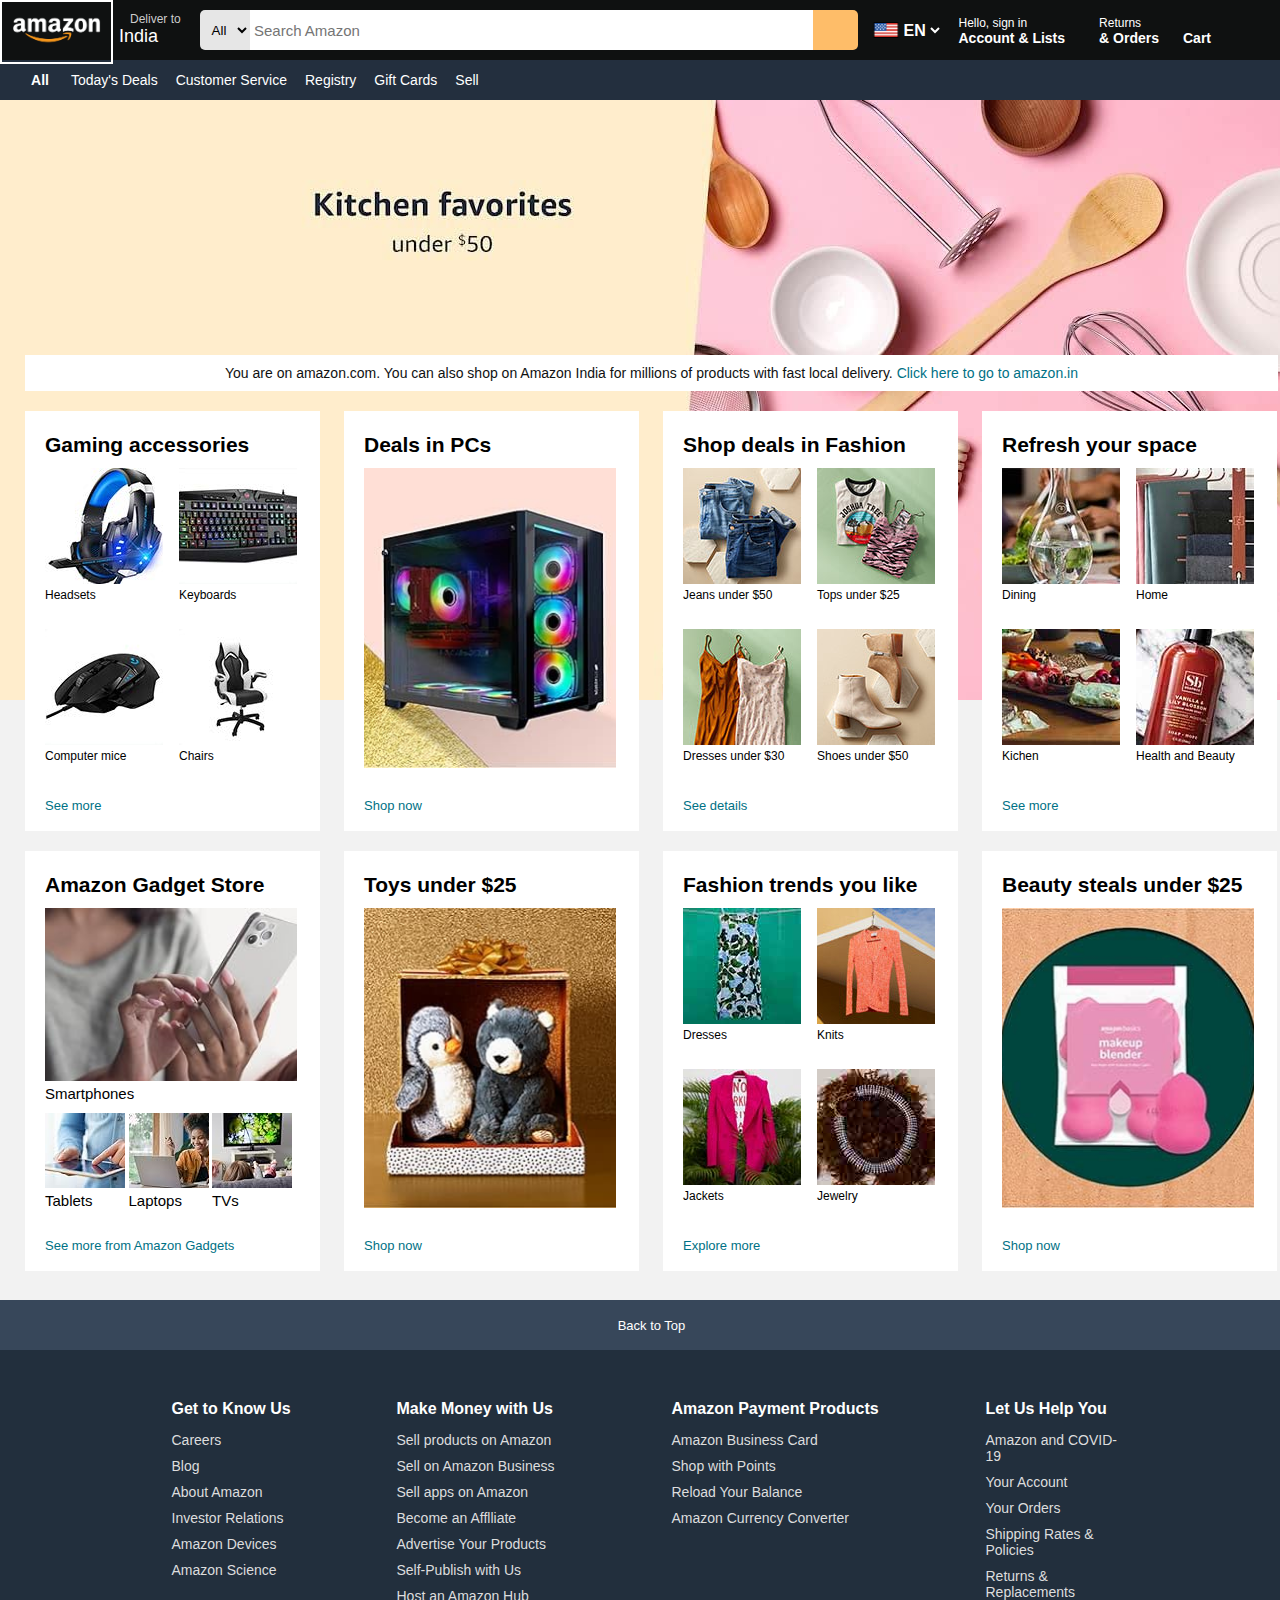
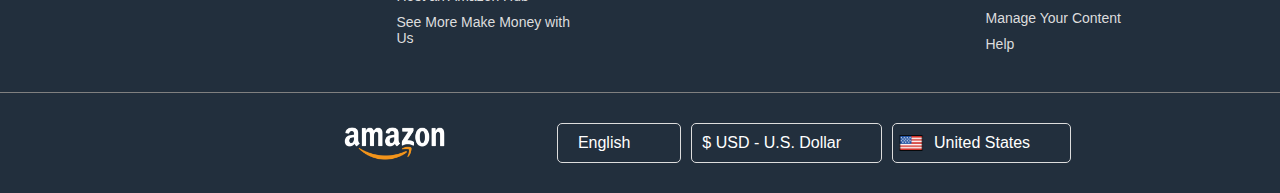
<file: Amazon/index.html>
<!DOCTYPE html>
<html lang="en">
<head>
    <meta charset="UTF-8">
    <meta name="viewport" content="width=device-width, initial-scale=1.0">
    <title>Amazon</title>

    <!-- Links for Font Awesome -->
    <link rel="stylesheet" href="https://cdnjs.cloudflare.com/ajax/libs/font-awesome/6.6.0/css/all.min.css" integrity="sha512-Kc323vGBEqzTmouAECnVceyQqyqdsSiqLQISBL29aUW4U/M7pSPA/gEUZQqv1cwx4OnYxTxve5UMg5GT6L4JJg==" crossorigin="anonymous" referrerpolicy="no-referrer" />

    <!-- Linking CSS Files -->
    <link rel="stylesheet" href="general.css">
    <link rel="stylesheet" href="header1.css">
    <link rel="stylesheet" href="header2.css">
    <link rel="stylesheet" href="background.css">
    <link rel="stylesheet" href="boxes.css">
    <link rel="stylesheet" href="footer.css">
</head>
<body>
    <header>
        <!-- Upper Header -->
        <div class="navbar1">

            <!-- Left Section -->
            <div class="leftsec">
                <!-- Box 1 -->
                <div class="box1 border">
                    <a href="#" class="amzlink">
                        <img src="Pictures/amazon_logo.png" class="amzimg">
                    </a>
                </div>
                <!-- Box 2 -->
                <div class="box2 border">
                    <p class="deliver">Deliver to</p>
                    <div class="location">
                        <i class="fa-solid fa-location-dot"></i>
                        <p>India</p>
                    </div>               
                </div>
            </div>

            <!-- Middle Section -->
            <div class="midsec">
                <!-- Box 3 -->
                <div class="box3">
                    <select class="searchdropdown">
                        <option>All</option>
                    </select>
                    <input type="text" class="searchbar" placeholder="Search Amazon">
                    <button class="searchbutton">
                        <i id="searchicon" class="fa-solid fa-magnifying-glass"></i>
                    </button>
                </div>
            </div>

            <!-- Right Section -->
            <div class="rightsec">
                <!-- Box 4 -->
                <div class="box4 border">
                    <img class="flag1" src="Pictures/us_flag.png">
                    <select class="language">
                        <option>EN</option>
                    </select>
                </div>
                <!-- Box 5 -->
                <div class="box5 border">
                    <div class="oneuppertext">
                        <p class="oneuptxt">Hello, sign in</p>
                    </div>
                    <div class="onelowertext">
                        <span><p class="onelowtxt">Account & Lists</p></span>
                    </div>
                </div>
                <!-- Box 6 -->
                <div class="box6 border">
                    <div class="secuppertext">
                        <p class="secuptxt">Returns</p>
                    </div>
                    <div class="seclowertext">
                        <span><p class="seclowtxt">& Orders</p></span>
                    </div>
                </div>
                <!-- Box 7 -->
                <div class="box7 border">
                    <div class="minbox6">
                        <div class="carticon">
                            <i class="fa-solid fa-cart-shopping"></i>
                        </div>
                        <p class="Cart">Cart</p>
                    </div>
                </div>
            </div> <!-- End of Right Section -->

        </div> <!-- End of Upper Header -->


        <!-- Lower Header -->
        <div class="navbar2">

            <!-- First Button -->
            <div class="all border1">
                <div class="ham">
                    <i class="fa-solid fa-bars"></i>
                </div>
                <p class="allpara">All</p>
            </div>

            <!-- Other Buttons -->
            <div class="buttonss border1">Today's Deals</div>
            <div class="buttonss border1">Customer Service</div>
            <div class="buttonss border1">Registry</div>
            <div class="buttonss border1">Gift Cards</div>
            <div class="buttonss border1">Sell</div>
        </div>
    </header>

    <main>
        <!-- Background Image -->
        <div class="bgimg">
            <img src="Pictures/MainBG/MainBG.jpg" class="mainimg">
        </div>


        <!-- Main Products -->
        <section class="mainthing">

            <!-- Amazon India Line -->
            <div class="amzin">
                <p class="pamzin">
                    You are on amazon.com. You can also shop on Amazon India for millions of products with fast local delivery.
                    <a class="amzinlink" href="https://www.amazon.in/?&tag=googhydrabk1-21&ref=pd_sl_6o3s351fev_e&adgrpid=150668181581&hvpone=&hvptwo=&hvadid=674842289449&hvpos=&hvnetw=g&hvrand=17431914725526655236&hvqmt=e&hvdev=c&hvdvcmdl=&hvlocint=&hvlocphy=9062189&hvtargid=kwd-300061672064&hydadcr=5621_2359492&gad_source=1">Click here to go to amazon.in</a>
                </p>
            </div>

            <!-- Main Boxes -->
            <div class="boxes">

                <!-- Box 1 -->
                <div class="b1">
                    <h2 class="heading">
                        Gaming accessories
                    </h2>

                    <div class="maincon">

                        <div class="x1">
                            <div class="upper">
                                <img class="pic" src="Pictures/Box1/img11.jpg">
                            </div>
                            <div class="lower">
                                <p class="txt">
                                    Headsets
                                </p>
                            </div>
                        </div>

                        <div class="x1">
                            <div class="upper">
                                <img class="pic" src="Pictures/Box1/img12.jpg">
                            </div>
                            <div class="lower">
                                <p class="txt">
                                    Keyboards
                                </p>
                            </div>
                        </div>

                        <div class="x1">
                            <div class="upper">
                                <img class="pic" src="Pictures/Box1/img13.jpg">
                            </div>
                            <div class="lower">
                                <p class="txt">
                                    Computer mice
                                </p>
                            </div>
                        </div>

                        <div class="x1">
                            <div class="upper">
                                <img class="pic" src="Pictures/Box1/img14.jpg">
                            </div>
                            <div class="lower">
                                <p class="txt">
                                    Chairs
                                </p>
                            </div>
                        </div>
                    </div>

                    <p class="footing">See more</p>
                </div>

                <!-- Box 2 -->
                <div class="b2">
                    <h2 class="heading">
                        Deals in PCs
                    </h2>

                    <div class="divmainpic">
                        <img class="mainpic" src="Pictures/Box2/img21.jpg">
                    </div>

                    <p class="footing">Shop now</p>
                </div>

                <!-- Box 3 -->
                <div class="b3">
                    <h2 class="heading">
                        Shop deals in Fashion
                    </h2>

                    <div class="maincon">

                        <div class="x1">
                            <div class="upper">
                                <img class="pic" src="Pictures/Box3/img31.jpg">
                            </div>
                            <div class="lower">
                                <p class="txt">
                                    Jeans under $50
                                </p>
                            </div>
                        </div>

                        <div class="x1">
                            <div class="upper">
                                <img class="pic" src="Pictures/Box3/img32.jpg">
                            </div>
                            <div class="lower">
                                <p class="txt">
                                    Tops under $25
                                </p>
                            </div>
                        </div>

                        <div class="x1">
                            <div class="upper">
                                <img class="pic" src="Pictures/Box3/img33.jpg">
                            </div>
                            <div class="lower">
                                <p class="txt">
                                    Dresses under $30
                                </p>
                            </div>
                        </div>

                        <div class="x1">
                            <div class="upper">
                                <img class="pic" src="Pictures/Box3/img34.jpg">
                            </div>
                            <div class="lower">
                                <p class="txt">
                                    Shoes under $50
                                </p>
                            </div>
                        </div>
                    </div>

                    <p class="footing">See details</p>
                </div>

                <!-- Box 4 -->
                <div class="b4">
                    <h2 class="heading">
                        Refresh your space
                    </h2>

                    <div class="maincon">

                        <div class="x1">
                            <div class="upper">
                                <img class="pic" src="Pictures/Box4/img41.jpg">
                            </div>
                            <div class="lower">
                                <p class="txt">
                                    Dining
                                </p>
                            </div>
                        </div>

                        <div class="x1">
                            <div class="upper">
                                <img class="pic" src="Pictures/Box4/img42.jpg">
                            </div>
                            <div class="lower">
                                <p class="txt">
                                    Home
                                </p>
                            </div>
                        </div>

                        <div class="x1">
                            <div class="upper">
                                <img class="pic" src="Pictures/Box4/img43.jpg">
                            </div>
                            <div class="lower">
                                <p class="txt">
                                    Kichen
                                </p>
                            </div>
                        </div>

                        <div class="x1">
                            <div class="upper">
                                <img class="pic" src="Pictures/Box4/img44.jpg">
                            </div>
                            <div class="lower">
                                <p class="txt">
                                    Health and Beauty
                                </p>
                            </div>
                        </div>
                    </div>

                    <p class="footing">See more</p>
                </div>

                <!-- Box 5 -->
                <div class="b5">
                    <h2 class="heading">
                        Amazon Gadget Store
                    </h2>

                    <div class="maincomp">

                        <div class="uppersection">
                            <div class="apple">
                                <img class="appleimg" src="Pictures/Box5/img51.jpg">
                            </div>
                            <p class="applep">Smartphones</p>
                        </div>

                        <div class="lowersection">

                            <div class="photogrid">
                                <div class="m1">
                                    <img class="picz" src="Pictures/Box5/img52.jpg">
                                    <p class="piczp">
                                        Tablets
                                    </p>
                                </div>
                                <div class="m1">
                                    <img class="picz" src="Pictures/Box5/img53.jpg">
                                    <p class="piczp">
                                        Laptops
                                    </p>
                                </div>
                                <div class="m1">
                                    <img class="picz" src="Pictures/Box5/img54.jpg">
                                    <p class="piczp">
                                        TVs
                                    </p>
                                </div>
                            </div>
                        </div>
                    </div>
                    <p class="footing">
                        See more from Amazon Gadgets
                    </p>
                </div>

                <!-- Box 6 -->
                <div class="b6">
                    <h2 class="heading">
                        Toys under $25
                    </h2>

                    <div class="divmainpic">
                        <img class="mainpic" src="Pictures/Box6/img61.jpg">
                    </div>

                    <p class="footing">Shop now</p>
                </div>

                <!-- Box 7 -->
                <div class="b7">
                    <h2 class="heading">
                        Fashion trends you like 
                    </h2>

                    <div class="maincon">

                        <div class="x1">
                            <div class="upper">
                                <img class="pic" src="Pictures/Box7/img71.jpg">
                            </div>
                            <div class="lower">
                                <p class="txt">
                                    Dresses
                                </p>
                            </div>
                        </div>

                        <div class="x1">
                            <div class="upper">
                                <img class="pic" src="Pictures/Box7/img72.jpg">
                            </div>
                            <div class="lower">
                                <p class="txt">
                                    Knits
                                </p>
                            </div>
                        </div>

                        <div class="x1">
                            <div class="upper">
                                <img class="pic" src="Pictures/Box7/img73.jpg">
                            </div>
                            <div class="lower">
                                <p class="txt">
                                    Jackets
                                </p>
                            </div>
                        </div>

                        <div class="x1">
                            <div class="upper">
                                <img class="pic" src="Pictures/Box7/img74.jpg">
                            </div>
                            <div class="lower">
                                <p class="txt">
                                    Jewelry
                                </p>
                            </div>
                        </div>
                    </div>

                    <p class="footing">Explore more</p>
                </div>

                <!-- Box 8 -->
                <div class="b8">
                    <h2 class="heading">
                        Beauty steals under $25
                    </h2>

                    <div class="divmainpic">
                        <img class="mainpic" src="Pictures/Box8/img81.jpg">
                    </div>

                    <p class="footing">Shop now</p>
                </div>
            </div>
        </section>
    </main>
    <!-- Footer -->
    <footer>

        <!-- Footer Panel 1 -->
        <div class="footer-panel1">
            <a class="backtotop" href="#">
                Back to Top
            </a>
        </div>

        <!-- Footer Panel 2 -->
        <div class="footer-panel2">
                <!-- List 1 -->
                <ul class="ul1">
                    <p class="title">Get to Know Us</p>
                    <a class="tags">Careers</a>
                    <a class="tags">Blog</a>
                    <a class="tags">About Amazon</a>
                    <a class="tags">Investor Relations</a>
                    <a class="tags">Amazon Devices</a>
                    <a class="tags">Amazon Science</a>
                </ul>
                <!-- List 2 -->
                <div class="space"></div>

                <ul class="ul2">
                    <p class="title">Make Money with Us</p>
                    <a class="tags">Sell products on Amazon</a>
                    <a class="tags">Sell on Amazon Business</a>
                    <a class="tags">Sell apps on Amazon</a>
                    <a class="tags">Become an Afflliate</a>
                    <a class="tags">Advertise Your Products</a>
                    <a class="tags">Self-Publish with Us</a>
                    <a class="tags">Host an Amazon Hub</a>
                    <a class="tags">See More Make Money with Us</a>
                </ul>

                <div class="space"></div>
                <!-- List 3 -->
                <ul class="ul3">
                    <p class="title">Amazon Payment Products</p>
                    <a class="tags">Amazon Business Card</a>
                    <a class="tags">Shop with Points</a>
                    <a class="tags">Reload Your Balance</a>
                    <a class="tags">Amazon Currency Converter</a>
                </ul>

                <div class="space"></div>
                <!-- List 4 -->
                <ul class="ul4">
                    <p class="title">Let Us Help You</p>
                    <a class="tags">Amazon and COVID-19</a>
                    <a class="tags">Your Account</a>
                    <a class="tags">Your Orders</a>
                    <a class="tags">Shipping Rates & Policies</a>
                    <a class="tags">Returns & Replacements</a>
                    <a class="tags">Manage Your Content</a>
                    <a class="tags">Help</a>
                </ul>
        </div>

        <!-- Footer Panel 3 -->
        <div class="footer-panel3">
            <!-- Amazon logo -->
            <div class="logoend">
                <img class="logoendimg" src="Pictures/amazon_logo.png">
            </div>
            <!-- Button 1 -->
            <div class="endbut1">
                <i class="fa-solid fa-globe"></i>
                <p class="but1txt">English</p>
            </div>
            <!-- Button 2 -->
            <div class="endbut2">
                <p class="but2txt">$ USD - U.S. Dollar</p>
            </div>
            <!-- Button 3 -->
            <div class="endbut3">
                <img class="flag2" src="Pictures/us_flag.png">
                <p class="but3txt">United States</p>
            </div>
        </div>
        
    </footer>
</body>
</html>
</file>
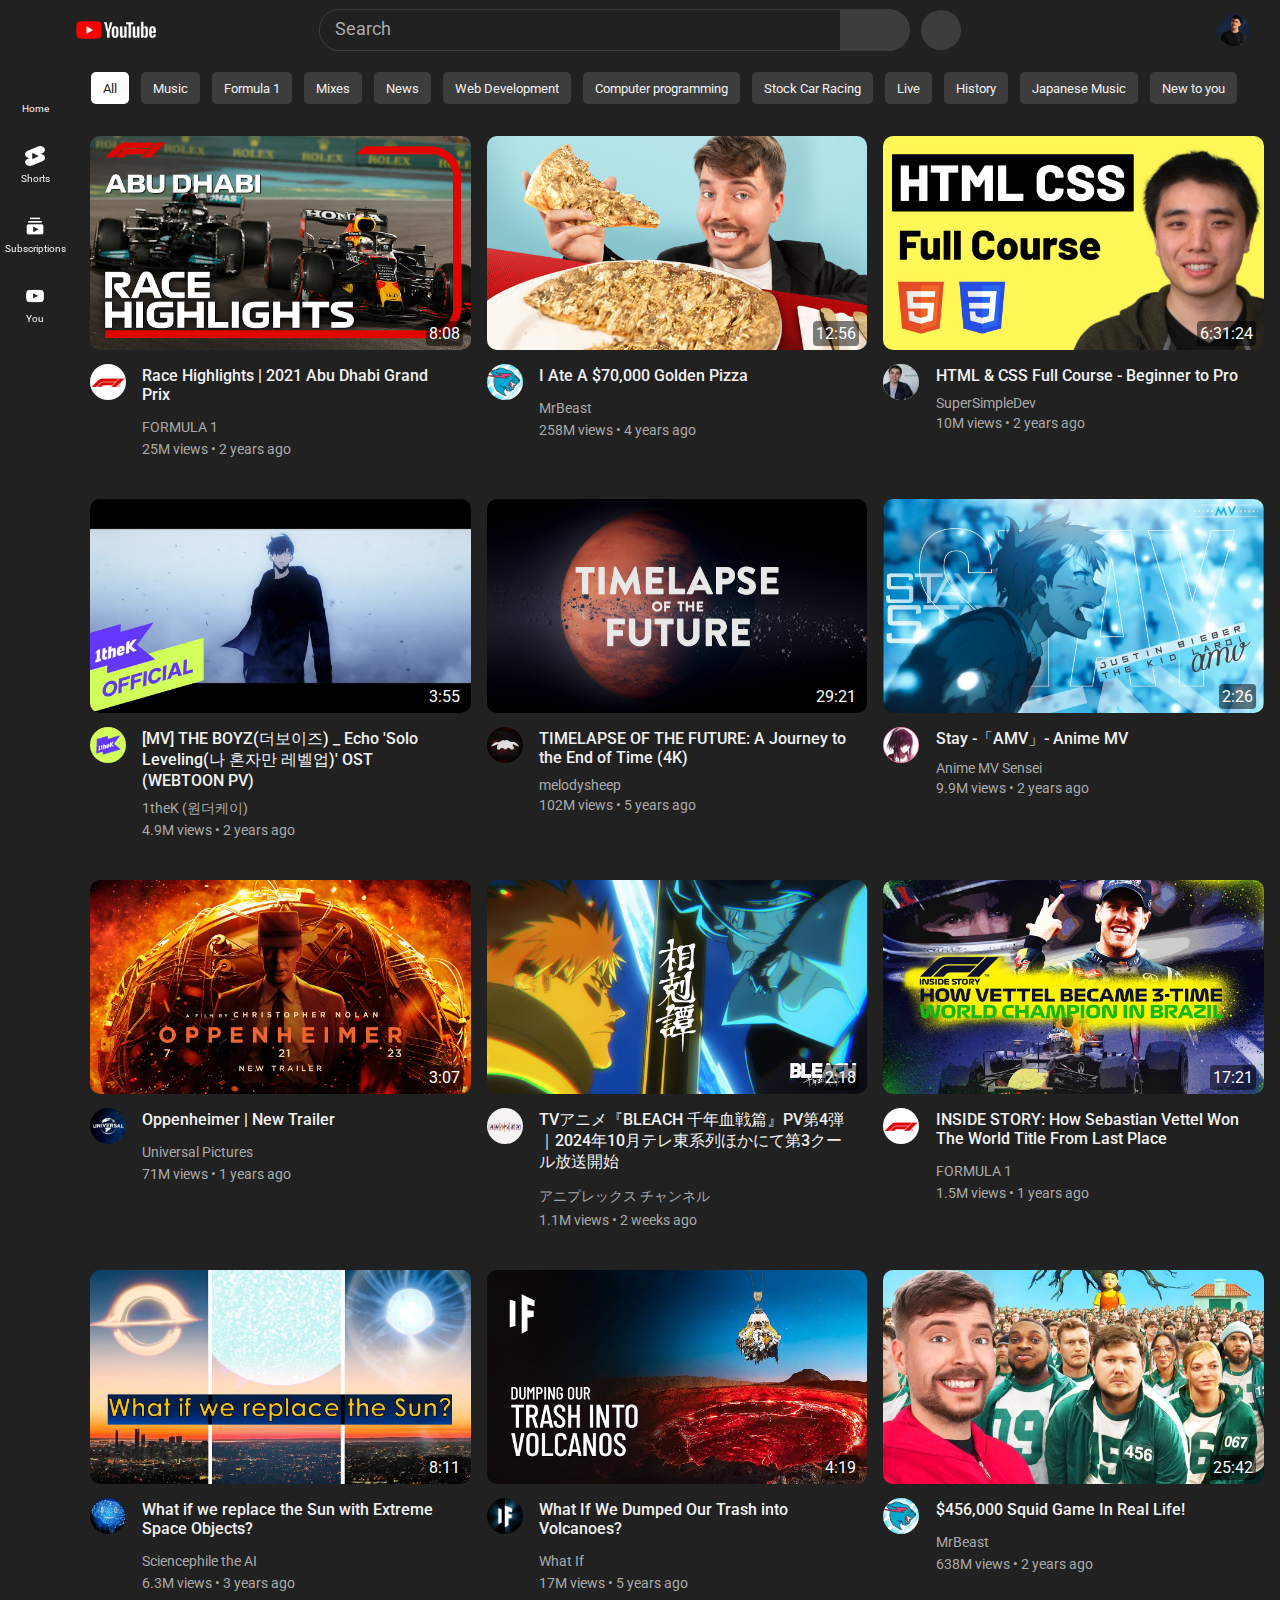
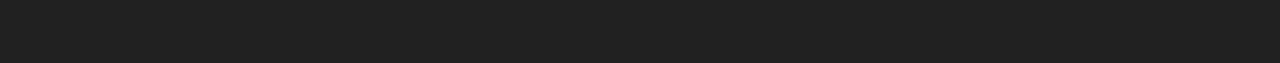
<file: Clone of YouTube/index.html>
<!DOCTYPE html>
<html lang="en">
<head>
    <meta charset="UTF-8">
    <meta name="viewport" content="width=device-width, initial-scale=1.0">
    <title>Youtube</title>

    <!-- For logos (Font awesome) -->
    <link rel="stylesheet" href="https://cdnjs.cloudflare.com/ajax/libs/font-awesome/6.6.0/css/all.min.css" integrity="sha512-Kc323vGBEqzTmouAECnVceyQqyqdsSiqLQISBL29aUW4U/M7pSPA/gEUZQqv1cwx4OnYxTxve5UMg5GT6L4JJg==" crossorigin="anonymous" referrerpolicy="no-referrer" />

    <!-- Roboto link -->
    <link rel="preconnect" href="https://fonts.googleapis.com">
    <link rel="preconnect" href="https://fonts.gstatic.com" crossorigin>
    <link href="https://fonts.googleapis.com/css2?family=Roboto:ital,wght@0,100;0,300;0,400;0,500;0,700;0,900;1,100;1,300;1,400;1,500;1,700;1,900&display=swap" rel="stylesheet">

    <!-- CSS Linking -->
    <link rel="stylesheet" href="overall.css">
    <link rel="stylesheet" href="header_1.css">
    <link rel="stylesheet" href="header_2.css">
    <link rel="stylesheet" href="sidebar.css">
    <link rel="stylesheet" href="video.css">

    <!-- Logo -->
    <link rel="icon" href="Logos/youtube-logo.svg" type="image/svg+xml">

</head>
<body>
    <header>

        <!-- Upper Taskbar -->
        <div class="taskbar1">

            <!-- Left Section -->
            <div class="left-sec">
                <div class="hamburger">
                    <i class="fa-solid fa-bars"></i>
                </div>
                <div class="ytlogo">
                    <img src="Taskbar/youtube.png" class="ytlogo">
                    <div class="secmsg">
                        YouTube Home
                    </div>
                </div>
            </div>

            <!-- Mid Section -->
            <div class="mid-sec">
                <input class="searchbar" type="text" placeholder="Search">
                <button class="magnifine">
                    <i class="fa-solid fa-magnifying-glass"></i>
                    <div class="secmsg">
                        Search
                    </div>
                </button>
                <button class="search-voice">
                    <i class="fa-solid fa-microphone"></i>
                    <div class="secmsg">
                        Search with your voice
                    </div>
                </button>
            </div>

            <!-- Right Section -->
            <div class="right-sec">
                <div class="create">
                    <i class="fa-regular fa-square-plus"></i>
                    <div class="secmsg">
                        Create
                    </div>
                </div>
                <div class="bell">
                    <i class="fa-regular fa-bell"></i>
                    <div class="secmsg">
                        Notifications
                    </div>
                </div>
                <div class="pfp">
                    <img src="Taskbar/pfp.jpg" class="pfp">
                </div>
            </div>

        </div> <!-- End of  Upper Taskbar -->

        <!-- Lower Taskbar -->
        <div class="taskbar2">

            <!-- Buttons -->
            <button class="filter1">
                All
                <div class="secmsg">
                    All
                </div>
            </button>
            <button class="filter">
                Music
                <div class="secmsg">
                    Music
                </div>
            </button>
            <button class="filter">
                Formula 1
                <div class="secmsg">
                    Formula 1
                </div>
            </button>
            <button class="filter">
                Mixes
                <div class="secmsg">
                    Mixes
                </div>
            </button>
            <button class="filter">
                News
                <div class="secmsg">
                    News
                </div>
            </button>
            <button class="filter">
                Web Development
                <div class="secmsg">
                    Web Development
                </div>
            </button>
            <button class="filter">
                Computer programming
                <div class="secmsg">
                    Computer programming
                </div>
            </button>
            <button class="filter">
                Stock Car Racing
                <div class="secmsg">
                    Stock Car Racing
                </div>
            </button>
            <button class="filter">
                Live
                <div class="secmsg">
                    Live
                </div>
            </button>
            <button class="filter">
                History
                <div class="secmsg">
                    History
                </div>
            </button>
            <button class="filter">
                Japanese Music
                <div class="secmsg">
                    Japanese Music
                </div>
            </button>
            <button class="filter">
                New to you
                <div class="secmsg">
                    New to you
                </div>
            </button>
        </div>
    </header>

    <!-- Side Bar -->
    <nav class="sidebar">

        <!-- Home -->
        <div class="home">
            <div class="icon-home">
                <i class="fa-solid fa-house" id="icon-home"></i>
            </div>
            <p class="p-home">Home</p>
            <div class="secmsg">
                Home
            </div>
        </div>

        <!-- Shorts -->
        <div class="shorts">
            <div class="icon-shorts">
                <img src="Sidebar/shorts.png" class="icon-shorts">
            </div>
            <p class="p-shorts">Shorts</p>
            <div class="secmsg">
                Shorts
            </div>
        </div>

        <!-- Subscription -->
        <div class="subscriptions">
            <div class="icon-subscriptions">
                <img src="Sidebar/subscriptions.png" class="icon-subscriptions">
            </div>
            <p class="p-subscriptions">Subscriptions</p>
            <div class="secmsg">
                Subscriptions
            </div>
        </div>

        <!-- You -->
        <div class="you">
            <div class="icon-you">
                <img src="Sidebar/you.png" class="icon-you">
            </div>
            <p class="p-you">You</p>
            <div class="secmsg">
                You
            </div>
        </div>

    </nav> <!-- End of Sidebar -->

    <!-- Video Display -->
    <section class="videos">

        <!-- Video Card -->
        <div class="videocard">

            <!-- Upper Part (Thumbnail) -->
            <div class="thumbnail">
                <a href="https://youtu.be/7QJ-N-AQJYc?si=a6fo1TDIVqOUj4Z8" target="_blank">
                    <img src="Thumbnails/thumbnail-1.jpg" class="img-thumbnail">
                </a>
                <div class="time">8:08</div>
            </div>

            <!-- Lower Part -->
            <div class="videoinfo">

                <!-- Channel Logo (Left Side) -->
                <div class="channellogo">
                    <a href="https://www.youtube.com/@Formula1" target="_blank">
                        <img src="Logos/logo-1.jpg" class="img-channellogo">
                    </a>
                    <!-- Extra Hovering -->
                    <div class="chnlinfo">
                        <div class="chnlpfpdiv">
                            <img src="Logos/logo-1.jpg" class="chnlpfp">
                        </div>
                        <div class="chnldesc">
                            <p class="chnlname">
                                FORMULA 1
                            </p>
                            <p class="chnlsubs">
                                10.8M subscribers
                            </p>
                        </div>
                    </div>
                </div>

                <!-- Video Description (Right Side) -->
                <div class="videodesc">
                    <!-- Video Title -->
                     <a href="https://youtu.be/7QJ-N-AQJYc?si=a6fo1TDIVqOUj4Z8" target="_blank" class="videotitle">
                            Race Highlights | 2021 Abu Dhabi Grand Prix
                     </a>
                    <!-- Channel Name -->
                     <div class="channelname">
                        <a href="https://www.youtube.com/@Formula1" target="_blank" class="channelname">
                            <p class="channelname">
                                FORMULA 1
                            </p>
                        </a>
                        <div class="cnname">
                            FORMULA 1
                        </div>
                     </div>
                    <!-- Views & Upload Time -->
                    <p class="desc">
                        25M views &bull; 2 years ago
                    </p>

                <!-- More Option Logo -->
                </div>
                <div class="more">
                        <i class="fa-solid fa-ellipsis-vertical"></i>
                </div>

            </div>

        </div>

        <div class="videocard">
            <div class="thumbnail">
                <a href="https://youtu.be/F4Y3Pkn95GI?si=YV4Oq5IW9NwaB1gn" target="_blank">
                    <img src="Thumbnails/thumbnail-2.jpg" class="img-thumbnail">
                </a>
                <div class="time">12:56</div>
            </div>
            <div class="videoinfo">
                <div class="channellogo">
                    <a href="https://www.youtube.com/@MrBeast" target="_blank">
                        <img src="Logos/logo-2.jpg" class="img-channellogo">
                    </a>
                    <div class="chnlinfo">
                        <div class="chnlpfpdiv">
                            <img src="Logos/logo-2.jpg" class="chnlpfp">
                        </div>
                        <div class="chnldesc">
                            <p class="chnlname">
                                MrBeast
                            </p>
                            <p class="chnlsubs">
                                306M subscribers
                            </p>
                        </div>
                    </div>
                </div>
                <div class="videodesc">
                    <a href="https://youtu.be/F4Y3Pkn95GI?si=YV4Oq5IW9NwaB1gn" target="_blank" class="videotitle">
                        I Ate A $70,000 Golden Pizza
                    </a>
                    <div class="channelname">
                        <a href="https://www.youtube.com/@MrBeast" target="_blank" class="channelname">
                            <p class="channelname">
                                MrBeast
                            </p>
                        </a>
                        <div class="cnname">
                            MrBeast
                        </div>
                    </div>
                    <p class="desc">
                        258M views &bull; 4 years ago
                    </p>
                </div>
                <div class="more">
                        <i class="fa-solid fa-ellipsis-vertical"></i>
                </div>
            </div>
        </div>

        <div class="videocard">
            <div class="thumbnail">
                <a href="https://youtu.be/G3e-cpL7ofc?si=ijP6fpeifMB94q78" target="_blank">
                    <img src="Thumbnails/thumbnail-3.jpg" class="img-thumbnail">
                </a>
                <div class="time">6:31:24</div>
            </div>
            <div class="videoinfo">
                <div class="channellogo">
                    <a href="https://www.youtube.com/@SuperSimpleDev" target="_blank">
                        <img src="Logos/logo-3.jpg" class="img-channellogo">
                    </a>
                    <div class="chnlinfo">
                        <div class="chnlpfpdiv">
                            <img src="Logos/logo-3.jpg" class="chnlpfp">
                        </div>
                        <div class="chnldesc">
                            <p class="chnlname">
                                SuperSimpleDev
                            </p>
                            <p class="chnlsubs">
                                471K subscribers
                            </p>
                        </div>
                    </div>
                </div>
                <div class="videodesc">
                    <a href="https://youtu.be/G3e-cpL7ofc?si=ijP6fpeifMB94q78" target="_blank" class="videotitle">
                        HTML & CSS Full Course - Beginner to Pro
                    </a>
                    <div class="channelname">
                        <a href="https://www.youtube.com/@SuperSimpleDev" target="_blank">
                            <p class="channelname">
                                SuperSimpleDev
                            </p>
                        </a>
                        <div class="cnname">
                            SuperSimpleDev
                        </div>
                    </div>
                    <p class="desc">
                        10M views &bull; 2 years ago
                    </p>
                </div>
                <div class="more">
                        <i class="fa-solid fa-ellipsis-vertical"></i>
                </div>
            </div>
        </div>

        <div class="videocard">
            <div class="thumbnail">
                <a href="https://youtu.be/atWdrCO_N-o?si=4x2SrrQYIKfNiuqe" target="_blank">
                    <img src="Thumbnails/thumbnail-4.jpg" class="img-thumbnail">
                </a>
                <div class="time">3:55</div>
            </div>
            <div class="videoinfo">
                <div class="channellogo">
                    <a href="https://www.youtube.com/@1theK" target="_blank">
                        <img src="Logos/logo-4.jpg" class="img-channellogo">
                    </a>
                    <div class="chnlinfo">
                        <div class="chnlpfpdiv">
                            <img src="Logos/logo-4.jpg" class="chnlpfp">
                        </div>
                        <div class="chnldesc">
                            <p class="chnlname">
                                1theK (원더케이)
                            </p>
                            <p class="chnlsubs">
                                24.4M subscribers
                            </p>
                        </div>
                    </div>
                </div>
                <div class="videodesc">
                    <a href="https://youtu.be/atWdrCO_N-o?si=4x2SrrQYIKfNiuqe" target="_blank" class="videotitle">
                        [MV] THE BOYZ(더보이즈) _ Echo 'Solo Leveling(나 혼자만 레벨업)' OST (WEBTOON PV)
                    </a>
                    <div class="channelname">
                        <a href="https://www.youtube.com/@1theK" target="_blank">
                            <p class="channelname">
                                1theK (원더케이)
                            </p>
                        </a>
                        <div class="cnname">
                            1theK (원더케이)
                        </div>
                    </div>
                    <p class="desc">
                        4.9M views &bull; 2 years ago
                    </p>
                </div>
                <div class="more">
                        <i class="fa-solid fa-ellipsis-vertical"></i>
                </div>
            </div>
        </div>

        <div class="videocard">
            <div class="thumbnail">
                <a href="https://youtu.be/uD4izuDMUQA?si=xgAUcDD0wjbKH-iv" target="_blank">
                    <img src="Thumbnails/thumbnail-5.jpg" class="img-thumbnail">
                </a>
                <div class="time">29:21</div>
            </div>
            <div class="videoinfo">
                <div class="channellogo">
                    <a href="https://www.youtube.com/@melodysheep" target="_blank">
                        <img src="Logos/logo-5.jpg" class="img-channellogo">
                    </a>
                    <div class="chnlinfo">
                        <div class="chnlpfpdiv">
                            <img src="Logos/logo-5.jpg" class="chnlpfp">
                        </div>
                        <div class="chnldesc">
                            <p class="chnlname">
                                melodysheep
                            </p>
                            <p class="chnlsubs">
                                2.96M subscribers
                            </p>
                        </div>
                    </div>
                </div>
                <div class="videodesc">
                    <a href="https://youtu.be/uD4izuDMUQA?si=xgAUcDD0wjbKH-iv" target="_blank" class="videotitle">
                        TIMELAPSE OF THE FUTURE: A Journey to the End of Time (4K)
                    </a>
                    <div class="channelname">
                        <a href="https://www.youtube.com/@melodysheep" target="_blank">
                            <p class="channelname">
                                melodysheep
                            </p>
                        </a>
                        <div class="cnname">
                            melodysheep
                        </div>
                    </div>
                    <p class="desc">
                        102M views &bull; 5 years ago
                    </p>
                </div>
                <div class="more">
                        <i class="fa-solid fa-ellipsis-vertical"></i>
                </div>
            </div>
        </div>

        <div class="videocard">
            <div class="thumbnail">
                <a href="https://youtu.be/B_Pd4EvwpQY?si=yxf4QON7tEUcYf8w" target="_blank">
                    <img src="Thumbnails/thumbnail-6.jpg" class="img-thumbnail">
                </a>
                <div class="time">2:26</div>
            </div>
            <div class="videoinfo">
                <div class="channellogo">
                    <a href="https://www.youtube.com/@AnimeMVSensei" target="_blank">
                        <img src="Logos/logo-6.jpg" class="img-channellogo">
                    </a>
                    <div class="chnlinfo">
                        <div class="chnlpfpdiv">
                            <img src="Logos/logo-6.jpg" class="chnlpfp">
                        </div>
                        <div class="chnldesc">
                            <p class="chnlname">
                                Anime MV Sensei
                            </p>
                            <p class="chnlsubs">
                                235K subscribers
                            </p>
                        </div>
                    </div>
                </div>
                <div class="videodesc">
                    <a href="https://youtu.be/B_Pd4EvwpQY?si=yxf4QON7tEUcYf8w" target="_blank" class="videotitle">
                        Stay -「AMV」- Anime MV
                    </a>
                    <div class="channelname">
                        <a href="https://www.youtube.com/@AnimeMVSensei" target="_blank">
                            <p class="channelname">
                                Anime MV Sensei
                            </p>
                        </a>
                        <div class="cnname">
                            Anime MV Sensei
                        </div>
                    </div>
                    <p class="desc">
                        9.9M views &bull; 2 years ago
                    </p>
                </div>
                <div class="more">
                        <i class="fa-solid fa-ellipsis-vertical"></i>
                </div>
            </div>
        </div>

        <div class="videocard">
            <div class="thumbnail">
                <a href="https://youtu.be/uYPbbksJxIg?si=SGV1wOx3Wls05Lqu" target="_blank">
                    <img src="Thumbnails/thumbnail-7.jpg" class="img-thumbnail">
                </a>
                <div class="time">3:07</div>
            </div>
            <div class="videoinfo">
                <div class="channellogo">
                    <a href="https://www.youtube.com/@UniversalPictures" target="_blank">
                        <img src="Logos/logo-7.jpg" class="img-channellogo">
                    </a>
                    <div class="chnlinfo">
                        <div class="chnlpfpdiv">
                            <img src="Logos/logo-7.jpg" class="chnlpfp">
                        </div>
                        <div class="chnldesc">
                            <p class="chnlname">
                                Universal Pictures
                            </p>
                            <p class="chnlsubs">
                                9.08M subscribers
                            </p>
                        </div>
                    </div>
                </div>
                <div class="videodesc">
                    <a href="https://youtu.be/uYPbbksJxIg?si=SGV1wOx3Wls05Lqu" target="_blank" class="videotitle">
                        Oppenheimer | New Trailer
                    </a>
                    <div class="channelname">
                        <a href="https://www.youtube.com/@UniversalPictures" target="_blank" class="channelname">
                            <p class="channelname">
                                Universal Pictures
                            </p>
                        </a>
                        <div class="cnname">
                            Universal Pictures
                        </div>
                    </div>
                    <p class="desc">
                        71M views &bull; 1 years ago
                    </p>
                </div>
                <div class="more">
                        <i class="fa-solid fa-ellipsis-vertical"></i>
                </div>
            </div>
        </div>

        <div class="videocard">
            <div class="thumbnail">
                <a href="https://youtu.be/tShYCQALuH8?si=RFkEqmldFpThC97H" target="_blank">
                    <img src="Thumbnails/thumbnail-8.jpg" class="img-thumbnail">
                </a>
                <div class="time">2:18</div>
            </div>
            <div class="videoinfo">
                <div class="channellogo">
                    <a href="https://www.youtube.com/@aniplex" target="_blank">
                        <img src="Logos/logo-8.jpg" class="img-channellogo">
                    </a>
                    <div class="chnlinfo">
                        <div class="chnlpfpdiv">
                            <img src="Logos/logo-8.jpg" class="chnlpfp">
                        </div>
                        <div class="chnldesc">
                            <p class="chnlname">
                                アニプレックス チャンネル
                            </p>
                            <p class="chnlsubs">
                                2.95M subscribers
                            </p>
                        </div>
                    </div>
                </div>
                <div class="videodesc">
                    <a href="https://youtu.be/tShYCQALuH8?si=RFkEqmldFpThC97H" target="_blank" class="videotitle">
                        TVアニメ『BLEACH 千年血戦篇』PV第4弾｜2024年10月テレ東系列ほかにて第3クール放送開始
                    </a>
                    <div class="channelname">
                        <a href="https://www.youtube.com/@aniplex" target="_blank" class="channelname">
                            <p class="channelname">
                                アニプレックス チャンネル
                            </p>
                        </a>
                        <div class="cnname">
                            アニプレックス チャンネル
                        </div>
                    </div>
                    <p class="desc">
                        1.1M views &bull; 2 weeks ago
                    </p>
                </div>
                <div class="more">
                        <i class="fa-solid fa-ellipsis-vertical"></i>
                </div>
            </div>
        </div>

        <div class="videocard">
            <div class="thumbnail">
                <a href="https://youtu.be/YE30Hfyohbc?si=1ZOGO0ypNMvX3BOT" target="_blank">
                    <img src="Thumbnails/thumbnail-9.jpg" class="img-thumbnail">
                </a>
                <div class="time">17:21</div>
            </div>
            <div class="videoinfo">
                <div class="channellogo">
                    <a href="https://www.youtube.com/@Formula1" target="_blank">
                        <img src="Logos/logo-9.jpg" class="img-channellogo">
                    </a>
                    <div class="chnlinfo">
                        <div class="chnlpfpdiv">
                            <img src="Logos/logo-9.jpg" class="chnlpfp">
                        </div>
                        <div class="chnldesc">
                            <p class="chnlname">
                                FORMULA 1
                            </p>
                            <p class="chnlsubs">
                                10.8M subscribers
                            </p>
                        </div>
                    </div>
                </div>
                <div class="videodesc">
                    <a href="https://youtu.be/YE30Hfyohbc?si=1ZOGO0ypNMvX3BOT" target="_blank" class="videotitle">
                        INSIDE STORY: How Sebastian Vettel Won The World Title From Last Place
                    </a>
                    <div class="channelname">
                        <a href="https://www.youtube.com/@Formula1" target="_blank" class="channelname">
                            <p class="channelname">
                                FORMULA 1
                            </p>
                        </a>
                        <div class="cnname">
                            FORMULA 1
                        </div>
                    </div>
                    <p class="desc">
                        1.5M views &bull; 1 years ago
                    </p>
                </div>
                <div class="more">
                        <i class="fa-solid fa-ellipsis-vertical"></i>
                </div>
            </div>
        </div>

        <div class="videocard">
            <div class="thumbnail">
                <a href="https://youtu.be/xAHpQHW5o58?si=F6TrV8p64zrnAhJt" target="_blank">
                    <img src="Thumbnails/thumbnail-10.jpg" class="img-thumbnail">
                </a>
                <div class="time">8:11</div>
            </div>
            <div class="videoinfo">
                <div class="channellogo">
                    <a href="https://www.youtube.com/@SciencephiletheAI" target="_blank">
                        <img src="Logos/logo-10.jpg" class="img-channellogo">
                    </a>
                    <div class="chnlinfo">
                        <div class="chnlpfpdiv">
                            <img src="Logos/logo-10.jpg" class="chnlpfp">
                        </div>
                        <div class="chnldesc">
                            <p class="chnlname">
                                Sciencephile the AI
                            </p>
                            <p class="chnlsubs">
                                1.04M subscribers
                            </p>
                        </div>
                    </div>
                </div>
                <div class="videodesc">
                    <a href="https://www.youtube.com/@SciencephiletheAI" target="_blank" class="videotitle">
                        What if we replace the Sun with Extreme Space Objects?
                    </a>
                    <div class="channelname">
                        <a href="https://www.youtube.com/@SciencephiletheAI" target="_blank" class="channelname">
                            <p class="channelname">
                                Sciencephile the AI
                            </p>
                        </a>
                        <div class="cnname">
                            Sciencephile the AI
                        </div>
                    </div>
                    <p class="desc">
                        6.3M views &bull; 3 years ago
                    </p>
                </div>
                <div class="more">
                        <i class="fa-solid fa-ellipsis-vertical"></i>
                </div>
            </div>
        </div>

        <div class="videocard">
            <div class="thumbnail">
                <a href="https://youtu.be/Q4Xys-IRMr0?si=QKWP7CdKcXNohXip" target="_blank">
                    <img src="Thumbnails/thumbnail-11.jpg" class="img-thumbnail">
                </a>
                <div class="time">4:19</div>
            </div>
            <div class="videoinfo">
                <div class="channellogo">
                    <a href="https://www.youtube.com/@WhatIfScienceShow" target="_blank">
                        <img src="Logos/logo-11.jpg" class="img-channellogo">
                    </a>
                    <div class="chnlinfo">
                        <div class="chnlpfpdiv">
                            <img src="Logos/logo-11.jpg" class="chnlpfp">
                        </div>
                        <div class="chnldesc">
                            <p class="chnlname">
                                What If
                            </p>
                            <p class="chnlsubs">
                                8.08M subscribers
                            </p>
                        </div>
                    </div>
                </div>
                <div class="videodesc">
                    <a href="https://youtu.be/Q4Xys-IRMr0?si=QKWP7CdKcXNohXip" target="_blank" class="videotitle">
                        What If We Dumped Our Trash into Volcanoes?
                    </a>
                    <div class="channelname">
                        <a href="https://www.youtube.com/@WhatIfScienceShow" target="_blank" class="channelname">
                            <p class="channelname">
                                What If
                            </p>
                        </a>
                        <div class="cnname">
                            What If
                        </div>
                    </div>
                    <p class="desc">
                        17M views &bull; 5 years ago
                    </p>
                </div>
                <div class="more">
                        <i class="fa-solid fa-ellipsis-vertical"></i>
                </div>
            </div>
        </div>

        <div class="videocard">
            <div class="thumbnail">
                <a href="https://youtu.be/0e3GPea1Tyg?si=pJhFPJLgQk4_Cfwv" target="_blank">
                    <img src="Thumbnails/thumbnail-12.jpg" class="img-thumbnail">
                </a>
                <div class="time">25:42</div>
            </div>
            <div class="videoinfo">
                <div class="channellogo">
                    <a href="https://www.youtube.com/@MrBeast" target="_blank">
                        <img src="Logos/logo-12.jpg" class="img-channellogo">
                    </a>
                    <div class="chnlinfo">
                        <div class="chnlpfpdiv">
                            <img src="Logos/logo-12.jpg" class="chnlpfp">
                        </div>
                        <div class="chnldesc">
                            <p class="chnlname">
                                MrBeast
                            </p>
                            <p class="chnlsubs">
                                306M subscribers
                            </p>
                        </div>
                    </div>
                </div>
                <div class="videodesc">
                    <a href="https://youtu.be/0e3GPea1Tyg?si=pJhFPJLgQk4_Cfwv" target="_blank" class="videotitle">
                        $456,000 Squid Game In Real Life!
                    </a>
                    <div class="channelname">
                        <a href="https://www.youtube.com/@MrBeast" target="_blank" class="channelname">
                            <p class="channelname">
                                MrBeast
                            </p>
                        </a>
                        <div class="cnname">
                            MrBeast
                        </div>
                    </div>
                    <p class="desc">
                        638M views &bull; 2 years ago
                    </p>
                </div>
                <div class="more">
                        <i class="fa-solid fa-ellipsis-vertical"></i>
                </div>
            </div>
        </div>
    </section>
</body>
</html>
</file>
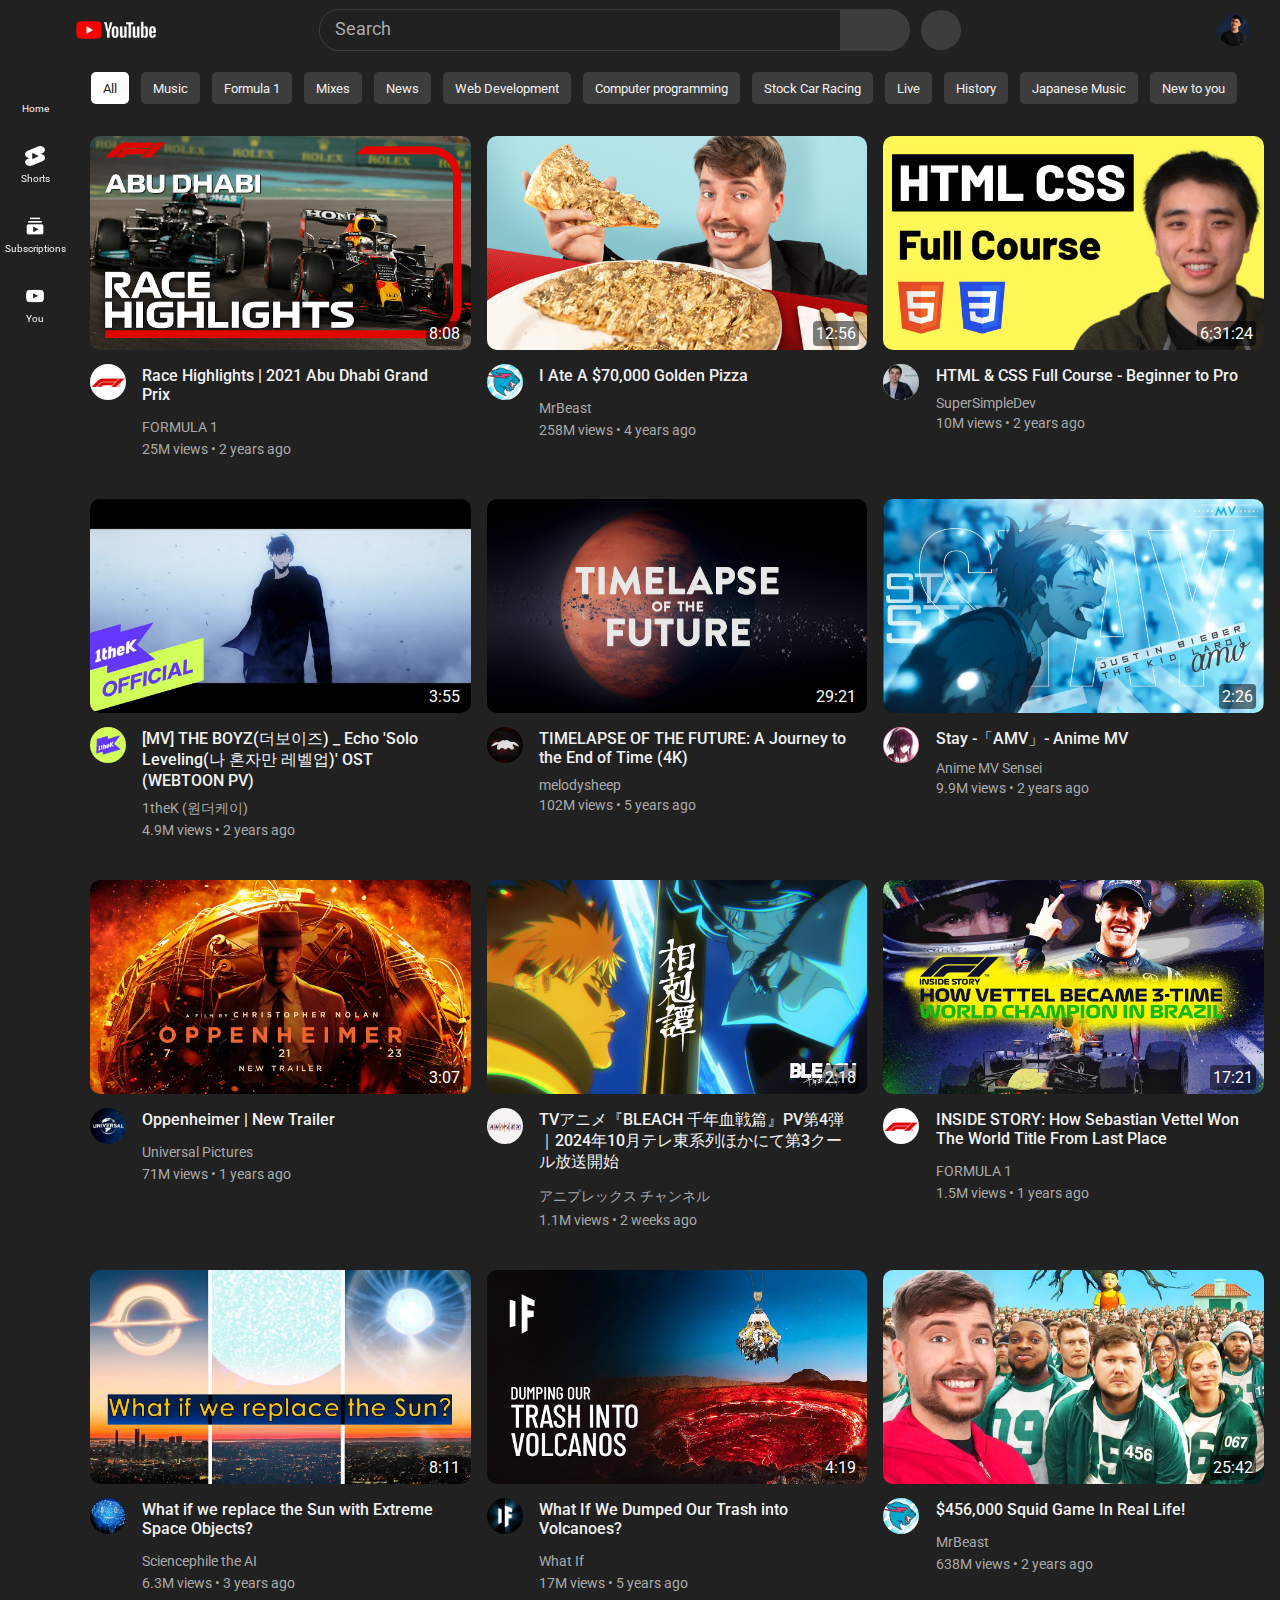
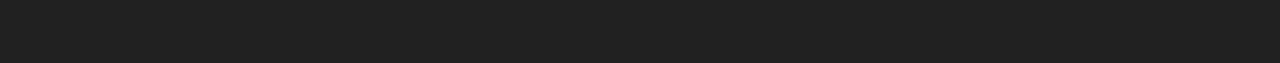
<file: YouTube/index.html>
<!DOCTYPE html>
<html lang="en">
<head>
    <meta charset="UTF-8">
    <meta name="viewport" content="width=device-width, initial-scale=1.0">
    <title>Youtube</title>

    <!-- For logos (Font awesome) -->
    <link rel="stylesheet" href="https://cdnjs.cloudflare.com/ajax/libs/font-awesome/6.6.0/css/all.min.css" integrity="sha512-Kc323vGBEqzTmouAECnVceyQqyqdsSiqLQISBL29aUW4U/M7pSPA/gEUZQqv1cwx4OnYxTxve5UMg5GT6L4JJg==" crossorigin="anonymous" referrerpolicy="no-referrer" />

    <!-- Roboto link -->
    <link rel="preconnect" href="https://fonts.googleapis.com">
    <link rel="preconnect" href="https://fonts.gstatic.com" crossorigin>
    <link href="https://fonts.googleapis.com/css2?family=Roboto:ital,wght@0,100;0,300;0,400;0,500;0,700;0,900;1,100;1,300;1,400;1,500;1,700;1,900&display=swap" rel="stylesheet">

    <!-- CSS Linking -->
    <link rel="stylesheet" href="overall.css">
    <link rel="stylesheet" href="header_1.css">
    <link rel="stylesheet" href="header_2.css">
    <link rel="stylesheet" href="sidebar.css">
    <link rel="stylesheet" href="video.css">
</head>
<body>
    <header>

        <!-- Upper Taskbar -->
        <div class="taskbar1">

            <!-- Left Section -->
            <div class="left-sec">
                <div class="hamburger">
                    <i class="fa-solid fa-bars"></i>
                </div>
                <div class="ytlogo">
                    <img src="Taskbar/youtube.png" class="ytlogo">
                    <div class="secmsg">
                        YouTube Home
                    </div>
                </div>
            </div>

            <!-- Mid Section -->
            <div class="mid-sec">
                <input class="searchbar" type="text" placeholder="Search">
                <button class="magnifine">
                    <i class="fa-solid fa-magnifying-glass"></i>
                    <div class="secmsg">
                        Search
                    </div>
                </button>
                <button class="search-voice">
                    <i class="fa-solid fa-microphone"></i>
                    <div class="secmsg">
                        Search with your voice
                    </div>
                </button>
            </div>

            <!-- Right Section -->
            <div class="right-sec">
                <div class="create">
                    <i class="fa-regular fa-square-plus"></i>
                    <div class="secmsg">
                        Create
                    </div>
                </div>
                <div class="bell">
                    <i class="fa-regular fa-bell"></i>
                    <div class="secmsg">
                        Notifications
                    </div>
                </div>
                <div class="pfp">
                    <img src="Taskbar/pfp.jpg" class="pfp">
                </div>
            </div>

        </div> <!-- End of  Upper Taskbar -->

        <!-- Lower Taskbar -->
        <div class="taskbar2">

            <!-- Buttons -->
            <button class="filter1">
                All
                <div class="secmsg">
                    All
                </div>
            </button>
            <button class="filter">
                Music
                <div class="secmsg">
                    Music
                </div>
            </button>
            <button class="filter">
                Formula 1
                <div class="secmsg">
                    Formula 1
                </div>
            </button>
            <button class="filter">
                Mixes
                <div class="secmsg">
                    Mixes
                </div>
            </button>
            <button class="filter">
                News
                <div class="secmsg">
                    News
                </div>
            </button>
            <button class="filter">
                Web Development
                <div class="secmsg">
                    Web Development
                </div>
            </button>
            <button class="filter">
                Computer programming
                <div class="secmsg">
                    Computer programming
                </div>
            </button>
            <button class="filter">
                Stock Car Racing
                <div class="secmsg">
                    Stock Car Racing
                </div>
            </button>
            <button class="filter">
                Live
                <div class="secmsg">
                    Live
                </div>
            </button>
            <button class="filter">
                History
                <div class="secmsg">
                    History
                </div>
            </button>
            <button class="filter">
                Japanese Music
                <div class="secmsg">
                    Japanese Music
                </div>
            </button>
            <button class="filter">
                New to you
                <div class="secmsg">
                    New to you
                </div>
            </button>
        </div>
    </header>

    <!-- Side Bar -->
    <nav class="sidebar">

        <!-- Home -->
        <div class="home">
            <div class="icon-home">
                <i class="fa-solid fa-house" id="icon-home"></i>
            </div>
            <p class="p-home">Home</p>
            <div class="secmsg">
                Home
            </div>
        </div>

        <!-- Shorts -->
        <div class="shorts">
            <div class="icon-shorts">
                <img src="Sidebar/shorts.png" class="icon-shorts">
            </div>
            <p class="p-shorts">Shorts</p>
            <div class="secmsg">
                Shorts
            </div>
        </div>

        <!-- Subscription -->
        <div class="subscriptions">
            <div class="icon-subscriptions">
                <img src="Sidebar/subscriptions.png" class="icon-subscriptions">
            </div>
            <p class="p-subscriptions">Subscriptions</p>
            <div class="secmsg">
                Subscriptions
            </div>
        </div>

        <!-- You -->
        <div class="you">
            <div class="icon-you">
                <img src="Sidebar/you.png" class="icon-you">
            </div>
            <p class="p-you">You</p>
            <div class="secmsg">
                You
            </div>
        </div>

    </nav> <!-- End of Sidebar -->

    <!-- Video Display -->
    <section class="videos">

        <!-- Video Card -->
        <div class="videocard">

            <!-- Upper Part (Thumbnail) -->
            <div class="thumbnail">
                <a href="https://youtu.be/7QJ-N-AQJYc?si=a6fo1TDIVqOUj4Z8" target="_blank">
                    <img src="Thumbnails/thumbnail-1.jpg" class="img-thumbnail">
                </a>
                <div class="time">8:08</div>
            </div>

            <!-- Lower Part -->
            <div class="videoinfo">

                <!-- Channel Logo (Left Side) -->
                <div class="channellogo">
                    <a href="https://www.youtube.com/@Formula1" target="_blank">
                        <img src="Logos/logo-1.jpg" class="img-channellogo">
                    </a>
                    <!-- Extra Hovering -->
                    <div class="chnlinfo">
                        <div class="chnlpfpdiv">
                            <img src="Logos/logo-1.jpg" class="chnlpfp">
                        </div>
                        <div class="chnldesc">
                            <p class="chnlname">
                                FORMULA 1
                            </p>
                            <p class="chnlsubs">
                                10.8M subscribers
                            </p>
                        </div>
                    </div>
                </div>

                <!-- Video Description (Right Side) -->
                <div class="videodesc">
                    <!-- Video Title -->
                     <a href="https://youtu.be/7QJ-N-AQJYc?si=a6fo1TDIVqOUj4Z8" target="_blank" class="videotitle">
                            Race Highlights | 2021 Abu Dhabi Grand Prix
                     </a>
                    <!-- Channel Name -->
                     <div class="channelname">
                        <a href="https://www.youtube.com/@Formula1" target="_blank" class="channelname">
                            <p class="channelname">
                                FORMULA 1
                            </p>
                        </a>
                        <div class="cnname">
                            FORMULA 1
                        </div>
                     </div>
                    <!-- Views & Upload Time -->
                    <p class="desc">
                        25M views &bull; 2 years ago
                    </p>

                <!-- More Option Logo -->
                </div>
                <div class="more">
                        <i class="fa-solid fa-ellipsis-vertical"></i>
                </div>

            </div>

        </div>

        <div class="videocard">
            <div class="thumbnail">
                <a href="https://youtu.be/F4Y3Pkn95GI?si=YV4Oq5IW9NwaB1gn" target="_blank">
                    <img src="Thumbnails/thumbnail-2.jpg" class="img-thumbnail">
                </a>
                <div class="time">12:56</div>
            </div>
            <div class="videoinfo">
                <div class="channellogo">
                    <a href="https://www.youtube.com/@MrBeast" target="_blank">
                        <img src="Logos/logo-2.jpg" class="img-channellogo">
                    </a>
                    <div class="chnlinfo">
                        <div class="chnlpfpdiv">
                            <img src="Logos/logo-2.jpg" class="chnlpfp">
                        </div>
                        <div class="chnldesc">
                            <p class="chnlname">
                                MrBeast
                            </p>
                            <p class="chnlsubs">
                                306M subscribers
                            </p>
                        </div>
                    </div>
                </div>
                <div class="videodesc">
                    <a href="https://youtu.be/F4Y3Pkn95GI?si=YV4Oq5IW9NwaB1gn" target="_blank" class="videotitle">
                        I Ate A $70,000 Golden Pizza
                    </a>
                    <div class="channelname">
                        <a href="https://www.youtube.com/@MrBeast" target="_blank" class="channelname">
                            <p class="channelname">
                                MrBeast
                            </p>
                        </a>
                        <div class="cnname">
                            MrBeast
                        </div>
                    </div>
                    <p class="desc">
                        258M views &bull; 4 years ago
                    </p>
                </div>
                <div class="more">
                        <i class="fa-solid fa-ellipsis-vertical"></i>
                </div>
            </div>
        </div>

        <div class="videocard">
            <div class="thumbnail">
                <a href="https://youtu.be/G3e-cpL7ofc?si=ijP6fpeifMB94q78" target="_blank">
                    <img src="Thumbnails/thumbnail-3.jpg" class="img-thumbnail">
                </a>
                <div class="time">6:31:24</div>
            </div>
            <div class="videoinfo">
                <div class="channellogo">
                    <a href="https://www.youtube.com/@SuperSimpleDev" target="_blank">
                        <img src="Logos/logo-3.jpg" class="img-channellogo">
                    </a>
                    <div class="chnlinfo">
                        <div class="chnlpfpdiv">
                            <img src="Logos/logo-3.jpg" class="chnlpfp">
                        </div>
                        <div class="chnldesc">
                            <p class="chnlname">
                                SuperSimpleDev
                            </p>
                            <p class="chnlsubs">
                                471K subscribers
                            </p>
                        </div>
                    </div>
                </div>
                <div class="videodesc">
                    <a href="https://youtu.be/G3e-cpL7ofc?si=ijP6fpeifMB94q78" target="_blank" class="videotitle">
                        HTML & CSS Full Course - Beginner to Pro
                    </a>
                    <div class="channelname">
                        <a href="https://www.youtube.com/@SuperSimpleDev" target="_blank">
                            <p class="channelname">
                                SuperSimpleDev
                            </p>
                        </a>
                        <div class="cnname">
                            SuperSimpleDev
                        </div>
                    </div>
                    <p class="desc">
                        10M views &bull; 2 years ago
                    </p>
                </div>
                <div class="more">
                        <i class="fa-solid fa-ellipsis-vertical"></i>
                </div>
            </div>
        </div>

        <div class="videocard">
            <div class="thumbnail">
                <a href="https://youtu.be/atWdrCO_N-o?si=4x2SrrQYIKfNiuqe" target="_blank">
                    <img src="Thumbnails/thumbnail-4.jpg" class="img-thumbnail">
                </a>
                <div class="time">3:55</div>
            </div>
            <div class="videoinfo">
                <div class="channellogo">
                    <a href="https://www.youtube.com/@1theK" target="_blank">
                        <img src="Logos/logo-4.jpg" class="img-channellogo">
                    </a>
                    <div class="chnlinfo">
                        <div class="chnlpfpdiv">
                            <img src="Logos/logo-4.jpg" class="chnlpfp">
                        </div>
                        <div class="chnldesc">
                            <p class="chnlname">
                                1theK (원더케이)
                            </p>
                            <p class="chnlsubs">
                                24.4M subscribers
                            </p>
                        </div>
                    </div>
                </div>
                <div class="videodesc">
                    <a href="https://youtu.be/atWdrCO_N-o?si=4x2SrrQYIKfNiuqe" target="_blank" class="videotitle">
                        [MV] THE BOYZ(더보이즈) _ Echo 'Solo Leveling(나 혼자만 레벨업)' OST (WEBTOON PV)
                    </a>
                    <div class="channelname">
                        <a href="https://www.youtube.com/@1theK" target="_blank">
                            <p class="channelname">
                                1theK (원더케이)
                            </p>
                        </a>
                        <div class="cnname">
                            1theK (원더케이)
                        </div>
                    </div>
                    <p class="desc">
                        4.9M views &bull; 2 years ago
                    </p>
                </div>
                <div class="more">
                        <i class="fa-solid fa-ellipsis-vertical"></i>
                </div>
            </div>
        </div>

        <div class="videocard">
            <div class="thumbnail">
                <a href="https://youtu.be/uD4izuDMUQA?si=xgAUcDD0wjbKH-iv" target="_blank">
                    <img src="Thumbnails/thumbnail-5.jpg" class="img-thumbnail">
                </a>
                <div class="time">29:21</div>
            </div>
            <div class="videoinfo">
                <div class="channellogo">
                    <a href="https://www.youtube.com/@melodysheep" target="_blank">
                        <img src="Logos/logo-5.jpg" class="img-channellogo">
                    </a>
                    <div class="chnlinfo">
                        <div class="chnlpfpdiv">
                            <img src="Logos/logo-5.jpg" class="chnlpfp">
                        </div>
                        <div class="chnldesc">
                            <p class="chnlname">
                                melodysheep
                            </p>
                            <p class="chnlsubs">
                                2.96M subscribers
                            </p>
                        </div>
                    </div>
                </div>
                <div class="videodesc">
                    <a href="https://youtu.be/uD4izuDMUQA?si=xgAUcDD0wjbKH-iv" target="_blank" class="videotitle">
                        TIMELAPSE OF THE FUTURE: A Journey to the End of Time (4K)
                    </a>
                    <div class="channelname">
                        <a href="https://www.youtube.com/@melodysheep" target="_blank">
                            <p class="channelname">
                                melodysheep
                            </p>
                        </a>
                        <div class="cnname">
                            melodysheep
                        </div>
                    </div>
                    <p class="desc">
                        102M views &bull; 5 years ago
                    </p>
                </div>
                <div class="more">
                        <i class="fa-solid fa-ellipsis-vertical"></i>
                </div>
            </div>
        </div>

        <div class="videocard">
            <div class="thumbnail">
                <a href="https://youtu.be/B_Pd4EvwpQY?si=yxf4QON7tEUcYf8w" target="_blank">
                    <img src="Thumbnails/thumbnail-6.jpg" class="img-thumbnail">
                </a>
                <div class="time">2:26</div>
            </div>
            <div class="videoinfo">
                <div class="channellogo">
                    <a href="https://www.youtube.com/@AnimeMVSensei" target="_blank">
                        <img src="Logos/logo-6.jpg" class="img-channellogo">
                    </a>
                    <div class="chnlinfo">
                        <div class="chnlpfpdiv">
                            <img src="Logos/logo-6.jpg" class="chnlpfp">
                        </div>
                        <div class="chnldesc">
                            <p class="chnlname">
                                Anime MV Sensei
                            </p>
                            <p class="chnlsubs">
                                235K subscribers
                            </p>
                        </div>
                    </div>
                </div>
                <div class="videodesc">
                    <a href="https://youtu.be/B_Pd4EvwpQY?si=yxf4QON7tEUcYf8w" target="_blank" class="videotitle">
                        Stay -「AMV」- Anime MV
                    </a>
                    <div class="channelname">
                        <a href="https://www.youtube.com/@AnimeMVSensei" target="_blank">
                            <p class="channelname">
                                Anime MV Sensei
                            </p>
                        </a>
                        <div class="cnname">
                            Anime MV Sensei
                        </div>
                    </div>
                    <p class="desc">
                        9.9M views &bull; 2 years ago
                    </p>
                </div>
                <div class="more">
                        <i class="fa-solid fa-ellipsis-vertical"></i>
                </div>
            </div>
        </div>

        <div class="videocard">
            <div class="thumbnail">
                <a href="https://youtu.be/uYPbbksJxIg?si=SGV1wOx3Wls05Lqu" target="_blank">
                    <img src="Thumbnails/thumbnail-7.jpg" class="img-thumbnail">
                </a>
                <div class="time">3:07</div>
            </div>
            <div class="videoinfo">
                <div class="channellogo">
                    <a href="https://www.youtube.com/@UniversalPictures" target="_blank">
                        <img src="Logos/logo-7.jpg" class="img-channellogo">
                    </a>
                    <div class="chnlinfo">
                        <div class="chnlpfpdiv">
                            <img src="Logos/logo-7.jpg" class="chnlpfp">
                        </div>
                        <div class="chnldesc">
                            <p class="chnlname">
                                Universal Pictures
                            </p>
                            <p class="chnlsubs">
                                9.08M subscribers
                            </p>
                        </div>
                    </div>
                </div>
                <div class="videodesc">
                    <a href="https://youtu.be/uYPbbksJxIg?si=SGV1wOx3Wls05Lqu" target="_blank" class="videotitle">
                        Oppenheimer | New Trailer
                    </a>
                    <div class="channelname">
                        <a href="https://www.youtube.com/@UniversalPictures" target="_blank" class="channelname">
                            <p class="channelname">
                                Universal Pictures
                            </p>
                        </a>
                        <div class="cnname">
                            Universal Pictures
                        </div>
                    </div>
                    <p class="desc">
                        71M views &bull; 1 years ago
                    </p>
                </div>
                <div class="more">
                        <i class="fa-solid fa-ellipsis-vertical"></i>
                </div>
            </div>
        </div>

        <div class="videocard">
            <div class="thumbnail">
                <a href="https://youtu.be/tShYCQALuH8?si=RFkEqmldFpThC97H" target="_blank">
                    <img src="Thumbnails/thumbnail-8.jpg" class="img-thumbnail">
                </a>
                <div class="time">2:18</div>
            </div>
            <div class="videoinfo">
                <div class="channellogo">
                    <a href="https://www.youtube.com/@aniplex" target="_blank">
                        <img src="Logos/logo-8.jpg" class="img-channellogo">
                    </a>
                    <div class="chnlinfo">
                        <div class="chnlpfpdiv">
                            <img src="Logos/logo-8.jpg" class="chnlpfp">
                        </div>
                        <div class="chnldesc">
                            <p class="chnlname">
                                アニプレックス チャンネル
                            </p>
                            <p class="chnlsubs">
                                2.95M subscribers
                            </p>
                        </div>
                    </div>
                </div>
                <div class="videodesc">
                    <a href="https://youtu.be/tShYCQALuH8?si=RFkEqmldFpThC97H" target="_blank" class="videotitle">
                        TVアニメ『BLEACH 千年血戦篇』PV第4弾｜2024年10月テレ東系列ほかにて第3クール放送開始
                    </a>
                    <div class="channelname">
                        <a href="https://www.youtube.com/@aniplex" target="_blank" class="channelname">
                            <p class="channelname">
                                アニプレックス チャンネル
                            </p>
                        </a>
                        <div class="cnname">
                            アニプレックス チャンネル
                        </div>
                    </div>
                    <p class="desc">
                        1.1M views &bull; 2 weeks ago
                    </p>
                </div>
                <div class="more">
                        <i class="fa-solid fa-ellipsis-vertical"></i>
                </div>
            </div>
        </div>

        <div class="videocard">
            <div class="thumbnail">
                <a href="https://youtu.be/YE30Hfyohbc?si=1ZOGO0ypNMvX3BOT" target="_blank">
                    <img src="Thumbnails/thumbnail-9.jpg" class="img-thumbnail">
                </a>
                <div class="time">17:21</div>
            </div>
            <div class="videoinfo">
                <div class="channellogo">
                    <a href="https://www.youtube.com/@Formula1" target="_blank">
                        <img src="Logos/logo-9.jpg" class="img-channellogo">
                    </a>
                    <div class="chnlinfo">
                        <div class="chnlpfpdiv">
                            <img src="Logos/logo-9.jpg" class="chnlpfp">
                        </div>
                        <div class="chnldesc">
                            <p class="chnlname">
                                FORMULA 1
                            </p>
                            <p class="chnlsubs">
                                10.8M subscribers
                            </p>
                        </div>
                    </div>
                </div>
                <div class="videodesc">
                    <a href="https://youtu.be/YE30Hfyohbc?si=1ZOGO0ypNMvX3BOT" target="_blank" class="videotitle">
                        INSIDE STORY: How Sebastian Vettel Won The World Title From Last Place
                    </a>
                    <div class="channelname">
                        <a href="https://www.youtube.com/@Formula1" target="_blank" class="channelname">
                            <p class="channelname">
                                FORMULA 1
                            </p>
                        </a>
                        <div class="cnname">
                            FORMULA 1
                        </div>
                    </div>
                    <p class="desc">
                        1.5M views &bull; 1 years ago
                    </p>
                </div>
                <div class="more">
                        <i class="fa-solid fa-ellipsis-vertical"></i>
                </div>
            </div>
        </div>

        <div class="videocard">
            <div class="thumbnail">
                <a href="https://youtu.be/xAHpQHW5o58?si=F6TrV8p64zrnAhJt" target="_blank">
                    <img src="Thumbnails/thumbnail-10.jpg" class="img-thumbnail">
                </a>
                <div class="time">8:11</div>
            </div>
            <div class="videoinfo">
                <div class="channellogo">
                    <a href="https://www.youtube.com/@SciencephiletheAI" target="_blank">
                        <img src="Logos/logo-10.jpg" class="img-channellogo">
                    </a>
                    <div class="chnlinfo">
                        <div class="chnlpfpdiv">
                            <img src="Logos/logo-10.jpg" class="chnlpfp">
                        </div>
                        <div class="chnldesc">
                            <p class="chnlname">
                                Sciencephile the AI
                            </p>
                            <p class="chnlsubs">
                                1.04M subscribers
                            </p>
                        </div>
                    </div>
                </div>
                <div class="videodesc">
                    <a href="https://www.youtube.com/@SciencephiletheAI" target="_blank" class="videotitle">
                        What if we replace the Sun with Extreme Space Objects?
                    </a>
                    <div class="channelname">
                        <a href="https://www.youtube.com/@SciencephiletheAI" target="_blank" class="channelname">
                            <p class="channelname">
                                Sciencephile the AI
                            </p>
                        </a>
                        <div class="cnname">
                            Sciencephile the AI
                        </div>
                    </div>
                    <p class="desc">
                        6.3M views &bull; 3 years ago
                    </p>
                </div>
                <div class="more">
                        <i class="fa-solid fa-ellipsis-vertical"></i>
                </div>
            </div>
        </div>

        <div class="videocard">
            <div class="thumbnail">
                <a href="https://youtu.be/Q4Xys-IRMr0?si=QKWP7CdKcXNohXip" target="_blank">
                    <img src="Thumbnails/thumbnail-11.jpg" class="img-thumbnail">
                </a>
                <div class="time">4:19</div>
            </div>
            <div class="videoinfo">
                <div class="channellogo">
                    <a href="https://www.youtube.com/@WhatIfScienceShow" target="_blank">
                        <img src="Logos/logo-11.jpg" class="img-channellogo">
                    </a>
                    <div class="chnlinfo">
                        <div class="chnlpfpdiv">
                            <img src="Logos/logo-11.jpg" class="chnlpfp">
                        </div>
                        <div class="chnldesc">
                            <p class="chnlname">
                                What If
                            </p>
                            <p class="chnlsubs">
                                8.08M subscribers
                            </p>
                        </div>
                    </div>
                </div>
                <div class="videodesc">
                    <a href="https://youtu.be/Q4Xys-IRMr0?si=QKWP7CdKcXNohXip" target="_blank" class="videotitle">
                        What If We Dumped Our Trash into Volcanoes?
                    </a>
                    <div class="channelname">
                        <a href="https://www.youtube.com/@WhatIfScienceShow" target="_blank" class="channelname">
                            <p class="channelname">
                                What If
                            </p>
                        </a>
                        <div class="cnname">
                            What If
                        </div>
                    </div>
                    <p class="desc">
                        17M views &bull; 5 years ago
                    </p>
                </div>
                <div class="more">
                        <i class="fa-solid fa-ellipsis-vertical"></i>
                </div>
            </div>
        </div>

        <div class="videocard">
            <div class="thumbnail">
                <a href="https://youtu.be/0e3GPea1Tyg?si=pJhFPJLgQk4_Cfwv" target="_blank">
                    <img src="Thumbnails/thumbnail-12.jpg" class="img-thumbnail">
                </a>
                <div class="time">25:42</div>
            </div>
            <div class="videoinfo">
                <div class="channellogo">
                    <a href="https://www.youtube.com/@MrBeast" target="_blank">
                        <img src="Logos/logo-12.jpg" class="img-channellogo">
                    </a>
                    <div class="chnlinfo">
                        <div class="chnlpfpdiv">
                            <img src="Logos/logo-12.jpg" class="chnlpfp">
                        </div>
                        <div class="chnldesc">
                            <p class="chnlname">
                                MrBeast
                            </p>
                            <p class="chnlsubs">
                                306M subscribers
                            </p>
                        </div>
                    </div>
                </div>
                <div class="videodesc">
                    <a href="https://youtu.be/0e3GPea1Tyg?si=pJhFPJLgQk4_Cfwv" target="_blank" class="videotitle">
                        $456,000 Squid Game In Real Life!
                    </a>
                    <div class="channelname">
                        <a href="https://www.youtube.com/@MrBeast" target="_blank" class="channelname">
                            <p class="channelname">
                                MrBeast
                            </p>
                        </a>
                        <div class="cnname">
                            MrBeast
                        </div>
                    </div>
                    <p class="desc">
                        638M views &bull; 2 years ago
                    </p>
                </div>
                <div class="more">
                        <i class="fa-solid fa-ellipsis-vertical"></i>
                </div>
            </div>
        </div>
    </section>
</body>
</html>
</file>
<file: Amazon/general.css>
* {
    margin: 0;
    font-family: Arial, Helvetica, sans-serif;
    border: border-box;
}

body {
    background-color: #f2f2f2;
}
main {
    height: 1200px;
}
</file>
<file: Amazon/header1.css>
/* First Header General */
.navbar1 {
    height: 60px;
    color: white;
    background-color: #0f1111;
    display: flex;
}

/* White Border Hovering Animation */
.border {
    border: 2px solid transparent;
}
.border:hover {
    border: 2px solid white;
}

/* Left Section */
.leftsec {
    height: 56px;
    width: 200px;
    display: flex;
}

.box1 {
    height: 60px;
    width: 113px;
}
.amzlink {                    /* Box 1 */
    cursor: pointer;
}
.amzimg {
    height: 56px;
    width: 109px;
    display: inline;
}

.box2 {
    height: 60px;           /* Box 2 */
    width: 87px;
    cursor: pointer;
}
.deliver {              
    padding-left: 15px;
    padding-top: 10px;
    font-size: 12px;
    color: #CCCCCC;
    text-wrap: nowrap;
}
.location {
    display: flex;
    font-size: 18px;
    padding-left: 4px;
}

/* Middle Section */
.midsec {
    flex: 1;
    background-color: #0f1111;
}

.box3 {                     /* Box 3 */
    height: 60px;
    display: flex;
    justify-content: center;
    align-items: center;
}

.searchdropdown {
    height: 40px;
    width: 50px;
    text-align: center;
    background-color: #e6e6e6;
    border-top-left-radius: 5px;
    border-bottom-left-radius: 5px;
    border: none;
    cursor: pointer;
}

.searchbar {
    height: 38px;
    flex: 1;
    margin-left: 0px;
    margin-right: 0px;
    border: none;
    font-size: 15px;
    padding-left: 4px;
}

.searchbutton {
    height: 40px;
    width: 45px;
    margin-right: 10px;
    background-color: #febd69;
    border-color: #febd69;
    border-top-right-radius: 5px;
    border-bottom-right-radius: 5px;
    border: none;
    font-size: 20px;
    display: flex;
    justify-content: center;
    align-items: center;
    cursor: pointer;
}

/* Right Section */
.rightsec {
    height: 60px;
    display: flex;
    background-color: #0f1111;
}

.box4 {                                 /* Box 4 */
    height: 56px;
    width: 55px;
    padding: 0px 10px 0px 10px;
    display: flex;
    justify-content: center;
    align-items: center;
    cursor: pointer;
}
.flag1 {
    height: 28px;
    width: 28px;
}
.language {
    font-size: 16px;
    font-weight: 700;
    color: white;
    background-color: #0f1111;
    border: none;
}

.box5 {                                /* Box 5 */
    height: 56px;
    padding: 0px 10px 0px 10px;
    margin-right: 10px;
    cursor: pointer;
}
.oneuptxt {
    font-size: 12px;
    margin-top: 14px;
}
.onelowtxt {
    font-size: 14px;
    font-weight: 700;
    text-wrap: nowrap;
}

.box6 {                               /* Box 6 */
    height: 56px;
    cursor: pointer;
}
.secuptxt {
    font-size: 12px;
    padding-left: 10px;
    padding-right: 10px;
    margin-top: 14px;
}
.seclowtxt {
    font-size: 14px;
    font-weight: 700;
    padding-left: 10px;
    padding-right: 10px;
    text-wrap: nowrap;
}

/* Box 6 */

.box7 {                             /* Box 7 */
    height: 60;
    width: 90px;
    margin-right: 15px;
    cursor: pointer;
}

.minbox6 {
    display: flex;
    padding-left: 10px;
    margin-top: 14px;
}
.carticon {
    font-size: 26px;
}
.Cart {
    font-size: 14px;
    font-weight: 700;
    margin-top: 14px;
}
</file>
<file: Amazon/header2.css>
/* Lower Header in General */
.navbar2 {
    height: 40px;
    color: white;
    background-color: #232f3e;
    display: flex;
}

/* Border Effect */
.border1 {
    border: 1px solid transparent;
}
.border1:hover {
    border: 1px solid white;
}

/* Button 1 */
.all {
    height: 38px;
    width: 60px;
    display: flex;
    justify-content: center;
    align-items: center;
    cursor: pointer;
}
.ham {
    height: 15px;
    width: 15px;
    padding-bottom: 3px;
    margin-right: 3px;
    color: white;
}
.allpara {
    font-size: 14px;
    font-weight: 700;
}

/* Other Buttons */
.buttonss {
    font-size: 14px;
    line-height: 16px;
    padding: 11px 8px 11px 8px;
    cursor: pointer;
}
</file>
<file: Amazon/background.css>
.bgimg {
    height: 600px;
    width: 1303px;
}
.mainimg {
    height: 600px;
    width: 1303px;
    object-fit: cover;
}
</file>
<file: Amazon/boxes.css>
.mainthing {
    margin: 0px 25px 0px 25px;
    position: relative;
    top: -345px
}

/* First line */
.amzin {
    width: 1225px;
    background-color: white;
    text-wrap: none;
    padding: 10px 14px 10px 14px;
    margin-bottom: 20px;
    display: flex;
    justify-content: center;
}
.pamzin {
    font-size: 14px;
    color: #0f1111;
}
.amzinlink {
    font-size: 14px;
    color: #007185;
    text-decoration: none;
}
.amzinlink:hover {
    color: orangered;
    text-decoration: solid underline;
}


/* Boxes */
.boxes {
    width: 1252px;
    display: grid;
    grid-template-columns: 295px 295px 295px 295px;
    column-gap: 24px;
    row-gap: 20px;
}

/* Common Ground Classes in Boxes */
.heading {
    font-size: 21px;
    line-height: 27px;
}
/* Box 1 */
.b1 {
    height: 385px;
    width: 255px;
    padding: 20px 20px 15px 20px;
    background-color: white;
}

/* Box 2 */
.b2 {
    height: 385px;
    width: 255px;
    padding: 20px 20px 15px 20px;
    background-color: white;
}
.divmainpic {
    height: 300px;
    width: 252px;
    margin: 10px 0px 30px 0px;
    cursor: pointer;
}
.mainpic {
    height: 300px;
    width: 252px;
    object-fit: cover;
}

/* Box 3 */
.b3 {
    height: 385px;
    width: 255px;
    padding: 20px 20px 15px 20px;
    background-color: white;
}
.maincon {                              /* Block below heading */
    height: 300px;
    width: 247px;
    margin: 10px 0px 30px 0px;
    display: grid;
    grid-template-columns: 118px 118px;
    column-gap: 16px;
    row-gap: 22px;
    cursor: pointer;
}
.x1 {                      /* One of Four Block (Pic and Desc) */
    height: 130px;
    width: 116px;
}
.pic {                   /* Picture */
    height: 116px;
    width: 118px;
    object-fit: cover;
}
.txt {                    /* Description */
    font-size: 12px;
}

.footing {               /* End line */
    font-size: 13px;
    color: #007185;
}
.footing:hover {
    color: orangered;
    cursor: pointer;
}

/* Box 4 */
.b4 {
    height: 385px;
    width: 255px;
    padding: 20px 20px 15px 20px;
    background-color: white;
}

/* Box 5 */
.b5 {
    height: 385px;
    width: 255px;
    padding: 20px 20px 15px 20px;
    background-color: white;
}
.maincomp {         /* Middle Section */
    height: 300px;
    width: 252px;
    margin: 10px 0px 30px 0px;
    cursor: pointer;
}
.uppersection {     /* Upper Section */
    height: 190px;
    width: 252px;
    margin-bottom: 15px;
}
.appleimg {
    height: 173px;
    width: 252px;
    object-fit: cover;
}
.applep {
    font-size: 15px;
}
.lowersection {    /* Lower Section */
    height: 101px;
    width: 252px;
}
.photogrid {
    display: grid;
    grid-template-columns: 80px 80px 80px;
    column-gap: 3.5px;
}
.picz {
    height: 75px;
    width: 80px;
    object-fit: cover;
}
.piczp {
    font-size: 15px;
}

/* Box 6 */
.b6 {
    height: 385px;
    width: 255px;
    padding: 20px 20px 15px 20px;
    background-color: white;
}

/* Box 7 */
.b7 {
    height: 385px;
    width: 255px;
    padding: 20px 20px 15px 20px;
    background-color: white;
}

/* Box 8 */
.b8 {
    height: 385px;
    width: 255px;
    padding: 20px 20px 15px 20px;
    background-color: white;
}
</file>
<file: Amazon/footer.css>
/* Panel 1 (Box of Back to Top) */
.footer-panel1 {
    height: 50px;
    width: 1303px;
    background-color: #37475a;
    display: flex;
    justify-content: center;
    align-items: center;
}
.backtotop {
    font-size: 13px;
    color: white;
    text-decoration: none;
}


/* Panel 2 (Links) */
.footer-panel2 {
    width: 1303px;
    padding-top: 50px;
    color: white;
    background-color: #222f3d;
    border-bottom: 1px solid grey;
    display: flex;
    justify-content: center;
}
.title {               /* Main Titles */
    font-size: 16px;
    font-weight: 700;
    margin-bottom: 14px;
}
.tags {                 /* Sub Grey Coloured List Elements */
    display: block;
    margin-bottom: 10px;
    font-size: 14px;
    color: #dddddd;
}
.tags:hover {
    text-decoration: solid underline;
    cursor: pointer;
}
.ul1 {
    height: 292px;
    width: 125px;
    padding: 0;
} 
.ul2 {
    height: 292px;
    width: 175px;
    padding: 0;
}                                   /* All lists */
.ul3 {
    height: 292px;
    width: 214px;
    padding: 0;
}
.ul4 {
    height: 292px;
    width: 146px;
    padding: 0;
}

.space {                    /* Space between lists */
    height: 292px;
    width: 100px;
}


/* Pannel 3 (Logo & Other options) */
.footer-panel3 {
    height: 80px;
    width: 1000px;
    padding: 10px 151.5px 10px 151.5px;
    color: white;
    background-color: #222f3d;
    display: flex;
    justify-content: center;
    align-items: center;
}
.logoend {                             /* Amazon logo */
    height: 75px;
    width: 125px;
    margin: 100px;
}
.logoendimg {
    height: 75px;
    width: 125px;
}

.endbut1 {                          /* Button 1 */
    padding: 10px 50px 10px 10px;
    margin-right: 10px;
    border: 1px solid #dddddd;
    border-radius: 5px;
    display: flex;
    cursor: pointer;
}
.but1txt {
    margin-left: 10px;
}

.endbut2 {                       /* Button 2 */
    padding: 10px 40px 10px 10px;
    margin-right: 10px;
    border: 1px solid #dddddd;
    border-radius: 5px;
    cursor: pointer;
}

.endbut3 {                           /* Button 3 */
    padding: 5px 40px 5px 5px;
    border: 1px solid #dddddd;
    border-radius: 5px;
    display: flex;
    cursor: pointer;
}
.but3txt {
    margin-top: 5px;
    margin-left: 10px;
}
.flag2 {
    height: 28px;
    width: 26px;
    display: flex;
    justify-content: left;
    align-items: center;
}
</file>
<file: Clone of YouTube/overall.css>
* {
    margin: 0;
    font-family: roboto, arial;
}

body {
    background-color: #212121;
}
</file>
<file: Clone of YouTube/header_1.css>
.taskbar1 {
    height: 60px;
    width: 100%;
    background-color: #212121;
    display: flex;
    position: fixed;
    right: 0;
    left: 0;
    top: 0;
    z-index: 10;
}


/* Left Section (Hamburger & YT icon) */
.left-sec {
    height: 60px;
    width: 160px;
    margin: 0px 0px 0px 16px;
    display: flex;
    justify-content: center;
    align-items: center;
}

/* Hamburger icon */
.hamburger {
    height: 28px;
    width: 28px;
    padding: 6px;
    color: white;
    display: flex;
    justify-content: center;
    align-items: center;
    cursor: pointer;
    border-radius: 50%;
    transition: background-color 0.15s;
}
.hamburger:hover {
    background-color: rgba(255,255,255,0.1);
}

/* YT logo */
.ytlogo {
    height: 60px;
    width: 120px;
    cursor: pointer;
    position: relative;
}
.ytlogo:hover .secmsg {
    opacity: 1;
}
.ytlogo .secmsg {
    font-size: 12px;
    padding: 5px 7px 5px 7px;
    border: 1px solid white;
    color: #f1f1f1;
    background-color: #3d3d3d;
    white-space: nowrap;
    pointer-events: none;
    z-index: 50;
    position: absolute;
    top: 60px;
    left: 30px;
    opacity: 0;
    transition: opacity 0.15s;
}

/* Middle Section (Search bar & button, Search with voice) */
.mid-sec {
    height: 60px;
    flex: 1;
    margin: 0px 80px 0px 80px;
    display: flex;
    justify-content: center;
    align-items: center;
}

/* Search bar */
.searchbar {
    height: 40px;
    flex: 1;
    max-width: 520px;
    padding: 0px;
    background-color: #212121;
    border: 1px solid #3d3d3d;
    border-top-left-radius: 20px;
    border-bottom-left-radius: 20px;
    position: relative;
}
.searchbar::placeholder {
    font-size: 18px;
    padding: 15px;
    color: #aaaaaa;
    white-space: nowrap;
    pointer-events: none;
    z-index: 50;
}

/* Search bar button */
.magnifine {
    height: 42px;
    width: 70px;
    font-size: 20px;
    color: white;
    background-color: #3d3d3d;
    border: 1px solid #3d3d3d;
    cursor: pointer;
    border-top-right-radius: 21px;
    border-bottom-right-radius: 21px;
    position: relative;
    left: -1px;
    display: flex;
    justify-content: center;
    align-items: center;
}
.magnifine:hover .secmsg {
    opacity: 1;
}
.magnifine .secmsg {
    font-size: 12px;
    padding: 10px 7px 10px 7px;
    color: white;
    background-color: rgba(170,170,170,0.8);
    border-radius: 3px;
    white-space: nowrap;
    pointer-events: none;
    position: absolute;
    top: 60px;
    opacity: 0;
    transition: opacity 0.15s;
}

/* Search with voice button */
.search-voice {
    height: 40px;
    width: 40px;
    margin-left: 10px;
    font-size: 20px;
    color: white;
    background-color: #3d3d3d;
    cursor: pointer;
    border: none;
    border-radius: 20px;
    position: relative;
    transition: background-color 0.15s;
}
.search-voice:hover {
    background-color: rgba(255,255,255,0.3);
}
.search-voice:hover .secmsg {
    opacity: 1;
}
.search-voice .secmsg {
    font-size: 12px;
    padding: 10px 7px 10px 7px;
    color: white;
    background-color: rgba(170,170,170,0.8);
    border-radius: 3px;
    white-space: nowrap;
    pointer-events: none;
    position: absolute;
    top: 60px;
    left: -50px;
    opacity: 0;
    transition: opacity 0.15s;
}


/* Right Section (Create, Notification & Profile) */
.right-sec {
    height: 60px;
    width: 160px;
    padding: 0px 16px 0px 0px;
    display: flex;
    justify-content: center;
    align-items: center;
}

/* Create */
.create {
    height: 24px;
    width: 24px;
    padding: 8px;
    margin-right: 10px;
    font-size: 20px;
    display: flex;
    justify-content: center;
    align-items: center;
    color: white;
    cursor: pointer;
    border-radius: 50%;
    position: relative;
    transition: background-color 0.15s;
}
.create:hover {
    background-color: rgba(255,255,255,0.1);
}
.create:hover .secmsg {
    opacity: 1;
}
.create .secmsg {
    font-size: 12px;
    padding: 10px 7px 10px 7px;
    color: white;
    background-color: rgba(170,170,170,0.8);
    border-radius: 3px;
    white-space: nowrap;
    pointer-events: none;
    position: absolute;
    top: 60px;
    opacity: 0;
    transition: opacity 0.15s;
}

/* Notification */
.bell {
    height: 24px;
    width: 24px;
    padding: 8px;
    margin-right: 10px;
    font-size: 20px;
    display: flex;
    justify-content: center;
    align-items: center;
    color: white;
    cursor: pointer;
    border-radius: 50%;
    position: relative;
    transition: background-color 0.15s;
}
.bell:hover {
    background-color: rgba(255,255,255,0.1);
}
.bell:hover .secmsg {
    opacity: 1;
}
.bell .secmsg {
    font-size: 12px;
    padding: 10px 7px 10px 7px;
    border-radius: 3px;
    color: white;
    background-color: rgba(170,170,170,0.8);
    white-space: nowrap;
    pointer-events: none;
    position: absolute;
    top: 60px;
    opacity: 0;
    transition: opacity 0.15s;
}

/* Profile Picture */
.pfp {
    height: 32px;
    width: 32px;
    padding: 2px 14px 2px 14px;
    border-radius: 50%;
    display: flex;
    justify-content: center;
    align-items: center;
    cursor: pointer;
}
</file>
<file: Clone of YouTube/header_2.css>
.taskbar2 {
    height: 56px;
    width: 100%;
    padding-left: 24px;
    background-color: #212121;
    position: fixed;
    left: 67px;
    right: 0px;
    top: 60px;
    display: flex;
    z-index: 9; 
}

.filter {
    height: 32px;
    padding: 0px 12px 0px 12px;
    margin: 12px 12px 12px 0px;
    color: #f1f1f1;
    background-color: #3d3d3d;
    border: none;
    border-radius: 5px;
    cursor: pointer;
    white-space: nowrap;
    position: relative;
    transition: background-color 0.15s;
}
.filter1 {
    height: 32px;
    padding: 0px 12px 0px 12px;
    margin: 12px 12px 12px 0px;
    color: #212121;
    background-color: white;
    border: none;
    border-radius: 5px;
    cursor: pointer;
    white-space: nowrap;
    position: relative;
}

.filter:hover {
    background-color: rgba(255,255,255,0.3);
}
.filter1:hover .secmsg,
.filter:hover .secmsg {
    opacity: 1;
}
.filter1 .secmsg,
.filter .secmsg {
    font-size: 12px;
    padding: 5px 7px 5px 7px;
    border: 1px solid white;
    color: #f1f1f1;
    background-color: #3d3d3d;
    white-space: nowrap;
    pointer-events: none;
    z-index: 50;
    position: absolute;
    bottom: -20px;
    left: 20px;
    opacity: 0;
    transition: opacity 0.15s;
}
</file>
<file: Clone of YouTube/sidebar.css>
.sidebar {
    height: 100vw;
    width: 64px;
    padding-bottom: 60px;
    padding-left: 3px;
    background-color: #212121;
    position: fixed;
    left: 0;
    top: 60px;
    bottom: 0;
    z-index: 10;
}

/* Main compartments */
.home,
.shorts,
.subscriptions,
.you {
    height: 70px;
    width: 64px;
    display: flex;
    justify-content: center;
    align-items: center;
    flex-direction: column;
    position: relative;
    cursor: pointer;
    border-radius: 10px;
    position: relative;
    transition: background-color 0.15s;
}

/* Icons */
.icon-home,
.icon-shorts,
.icon-subscriptions,
.icon-you {
    height: 20px;
    width: 20px;
    margin-bottom: 7px;
}
.icon-home {
    color: white;
    font-size: 18px;
    display: flex;
    justify-content: center;
    align-items: center;
}


/* Texts below icons */
.p-home,
.p-shorts,   
.p-subscriptions,
.p-you {
    font-size: 10px;
    color: #f1f1f1;
}


.home:hover,
.shorts:hover,
.subscriptions:hover,
.you:hover {
    background-color: rgba(255,255,255,0.1);
}

.home:hover .secmsg,
.shorts:hover .secmsg,
.subscriptions:hover .secmsg,
.you:hover .secmsg {
    opacity: 1;
}

.home .secmsg,
.shorts .secmsg,
.subscriptions .secmsg,
.you .secmsg {
    font-size: 12px;
    padding: 5px 7px 5px 7px;
    border: 1px solid white;
    color: #f1f1f1;
    background-color: #3d3d3d;
    white-space: nowrap;
    pointer-events: none;
    position: absolute;
    top: 60px;
    left: 40px;
    opacity: 0;
    transition: opacity 0.15s;
}
</file>
<file: Clone of YouTube/video.css>
/* Main Box (Containing all videos */
.videos {
    padding-top: 136px;
    padding-left: 90px;
    padding-right: 16px;
    background-color: #212121;
    display: grid;
    grid-template-columns: 1fr 1fr 1fr;
    row-gap: 30px;
    column-gap: 16px;
    z-index: 0;
}

/* Div with Thumbnail & Video description */
.videocard {
    width: 100%;
    cursor: pointer;
}
.thumbnail {           /* Thumbnail's Div */
    width: 100%;
    position: relative;
}
.img-thumbnail {      /* Thumbnail */
    width: 100%;
    border-radius: 10px;
    position: relative;
}                
.time {                /* Time Stamp */
    padding: 3px;
    border-radius: 4px;
    color: white;
    background-color: rgba(0,0,0,0.5);
    position: absolute;
    right: 8px;
    bottom: 8px;
}

/* Lower div (For channel logo and video's info) */
.videoinfo {
    grid-template-columns: 1fr;
    display: flex;
}

.channellogo {           /* Channel logo's div */
    width: 50px;
    position: relative;
}
.img-channellogo {       /* Channel logo (img) */
    height: 36px;
    width: 36px;
    margin-top: 10px;
    border-radius: 50%;
}

.channellogo:hover .chnlinfo {
    opacity: 1;
}
/* Extra hovering mini-project */
.chnlinfo {
    padding: 15px;
    background-color: #212121;
    border-radius: 10px;
    pointer-events: none;
    display: flex;
    justify-content: center;
    align-items: center;
    z-index: 20;
    position: absolute;
    bottom: -60px;
    box-shadow: 0 6px 20px 0 rgba(0,0,0,0.5);
    opacity: 0;
    transition: opacity 0.15s;
}
.chnlpfpdiv {
    background-color: #212121;
    z-index: 20;
}
.chnlpfp {
    height: 50px;
    width: 50px;
    border-radius: 50%;
}
.chnldesc {
    margin-left: 10px;
    background-color: #212121;
    white-space: nowrap;
    z-index: 20;
}
.chnlname {
    padding-bottom: 3px;
    font-size: 18px;
    font-weight: 700;
    color: #f1f1f1;
}
.chnlsubs {
    font-size: 16px;
    color: #aaaaaa;
}



.videodesc {             /* Video info's div */         
    width: 100%;
    padding: 12px;
}
.videotitle {           /* Video title */
    font-size: 16px;
    font-weight: 500;
    color: #f1f1f1;
    text-decoration: none;
    display: block;
}
.channelname {          /* Channel name */
    margin-top: 5px;
    margin-bottom: 2px;
    font-size: 14px;
    color: #aaaaaa;
    text-decoration: none;
    position: relative;
    display: inline-block;
}
.channelname:hover .cnname {
    opacity: 1;
}
.cnname {
    font-size: 12px;
    padding: 10px 7px 10px 7px;
    color: white;
    background-color: rgba(170,170,170,0.8);
    border-radius: 3px;
    white-space: nowrap;
    pointer-events: none;
    position: absolute;
    top: -60px;
    opacity: 0;
    transition: opacity 0.15s;
}

.desc {                  /* Views & Upload timeline */
    font-size: 14px;
    color: #aaaaaa;
}


.more {                 /* Button for more options */
    width: 10px;
    margin-top: 12px;
    color: #f1f1f1;
}


/* Adjusting Video Layout */
@media (min-width:800px) {
    .videos {
        grid-template-columns: 1fr 1fr 1fr;
    }
}
@media (min-width:600px) and (max-width:799px) {
    .videos {
        grid-template-columns: 1fr 1fr;
    }
}
@media (max-width:599px) {
    .videos {
        grid-template-columns: 1fr;
    }
}
</file>
<file: YouTube/overall.css>
* {
    margin: 0;
    font-family: roboto, arial;
}

body {
    background-color: #212121;
}
</file>
<file: YouTube/header_1.css>
.taskbar1 {
    height: 60px;
    width: 100%;
    background-color: #212121;
    display: flex;
    position: fixed;
    right: 0;
    left: 0;
    top: 0;
    z-index: 10;
}


/* Left Section (Hamburger & YT icon) */
.left-sec {
    height: 60px;
    width: 160px;
    margin: 0px 0px 0px 16px;
    display: flex;
    justify-content: center;
    align-items: center;
}

/* Hamburger icon */
.hamburger {
    height: 28px;
    width: 28px;
    padding: 6px;
    color: white;
    display: flex;
    justify-content: center;
    align-items: center;
    cursor: pointer;
    border-radius: 50%;
    transition: background-color 0.15s;
}
.hamburger:hover {
    background-color: rgba(255,255,255,0.1);
}

/* YT logo */
.ytlogo {
    height: 60px;
    width: 120px;
    cursor: pointer;
    position: relative;
}
.ytlogo:hover .secmsg {
    opacity: 1;
}
.ytlogo .secmsg {
    font-size: 12px;
    padding: 5px 7px 5px 7px;
    border: 1px solid white;
    color: #f1f1f1;
    background-color: #3d3d3d;
    white-space: nowrap;
    pointer-events: none;
    z-index: 50;
    position: absolute;
    top: 60px;
    left: 30px;
    opacity: 0;
    transition: opacity 0.15s;
}

/* Middle Section (Search bar & button, Search with voice) */
.mid-sec {
    height: 60px;
    flex: 1;
    margin: 0px 80px 0px 80px;
    display: flex;
    justify-content: center;
    align-items: center;
}

/* Search bar */
.searchbar {
    height: 40px;
    flex: 1;
    max-width: 520px;
    padding: 0px;
    background-color: #212121;
    border: 1px solid #3d3d3d;
    border-top-left-radius: 20px;
    border-bottom-left-radius: 20px;
    position: relative;
}
.searchbar::placeholder {
    font-size: 18px;
    padding: 15px;
    color: #aaaaaa;
    white-space: nowrap;
    pointer-events: none;
    z-index: 50;
}

/* Search bar button */
.magnifine {
    height: 42px;
    width: 70px;
    font-size: 20px;
    color: white;
    background-color: #3d3d3d;
    border: 1px solid #3d3d3d;
    cursor: pointer;
    border-top-right-radius: 21px;
    border-bottom-right-radius: 21px;
    position: relative;
    left: -1px;
    display: flex;
    justify-content: center;
    align-items: center;
}
.magnifine:hover .secmsg {
    opacity: 1;
}
.magnifine .secmsg {
    font-size: 12px;
    padding: 10px 7px 10px 7px;
    color: white;
    background-color: rgba(170,170,170,0.8);
    border-radius: 3px;
    white-space: nowrap;
    pointer-events: none;
    position: absolute;
    top: 60px;
    opacity: 0;
    transition: opacity 0.15s;
}

/* Search with voice button */
.search-voice {
    height: 40px;
    width: 40px;
    margin-left: 10px;
    font-size: 20px;
    color: white;
    background-color: #3d3d3d;
    cursor: pointer;
    border: none;
    border-radius: 20px;
    position: relative;
    transition: background-color 0.15s;
}
.search-voice:hover {
    background-color: rgba(255,255,255,0.3);
}
.search-voice:hover .secmsg {
    opacity: 1;
}
.search-voice .secmsg {
    font-size: 12px;
    padding: 10px 7px 10px 7px;
    color: white;
    background-color: rgba(170,170,170,0.8);
    border-radius: 3px;
    white-space: nowrap;
    pointer-events: none;
    position: absolute;
    top: 60px;
    left: -50px;
    opacity: 0;
    transition: opacity 0.15s;
}


/* Right Section (Create, Notification & Profile) */
.right-sec {
    height: 60px;
    width: 160px;
    padding: 0px 16px 0px 0px;
    display: flex;
    justify-content: center;
    align-items: center;
}

/* Create */
.create {
    height: 24px;
    width: 24px;
    padding: 8px;
    margin-right: 10px;
    font-size: 20px;
    display: flex;
    justify-content: center;
    align-items: center;
    color: white;
    cursor: pointer;
    border-radius: 50%;
    position: relative;
    transition: background-color 0.15s;
}
.create:hover {
    background-color: rgba(255,255,255,0.1);
}
.create:hover .secmsg {
    opacity: 1;
}
.create .secmsg {
    font-size: 12px;
    padding: 10px 7px 10px 7px;
    color: white;
    background-color: rgba(170,170,170,0.8);
    border-radius: 3px;
    white-space: nowrap;
    pointer-events: none;
    position: absolute;
    top: 60px;
    opacity: 0;
    transition: opacity 0.15s;
}

/* Notification */
.bell {
    height: 24px;
    width: 24px;
    padding: 8px;
    margin-right: 10px;
    font-size: 20px;
    display: flex;
    justify-content: center;
    align-items: center;
    color: white;
    cursor: pointer;
    border-radius: 50%;
    position: relative;
    transition: background-color 0.15s;
}
.bell:hover {
    background-color: rgba(255,255,255,0.1);
}
.bell:hover .secmsg {
    opacity: 1;
}
.bell .secmsg {
    font-size: 12px;
    padding: 10px 7px 10px 7px;
    border-radius: 3px;
    color: white;
    background-color: rgba(170,170,170,0.8);
    white-space: nowrap;
    pointer-events: none;
    position: absolute;
    top: 60px;
    opacity: 0;
    transition: opacity 0.15s;
}

/* Profile Picture */
.pfp {
    height: 32px;
    width: 32px;
    padding: 2px 14px 2px 14px;
    border-radius: 50%;
    display: flex;
    justify-content: center;
    align-items: center;
    cursor: pointer;
}
</file>
<file: YouTube/header_2.css>
.taskbar2 {
    height: 56px;
    width: 100%;
    padding-left: 24px;
    background-color: #212121;
    position: fixed;
    left: 67px;
    right: 0px;
    top: 60px;
    display: flex;
    z-index: 9; 
}

.filter {
    height: 32px;
    padding: 0px 12px 0px 12px;
    margin: 12px 12px 12px 0px;
    color: #f1f1f1;
    background-color: #3d3d3d;
    border: none;
    border-radius: 5px;
    cursor: pointer;
    white-space: nowrap;
    position: relative;
    transition: background-color 0.15s;
}
.filter1 {
    height: 32px;
    padding: 0px 12px 0px 12px;
    margin: 12px 12px 12px 0px;
    color: #212121;
    background-color: white;
    border: none;
    border-radius: 5px;
    cursor: pointer;
    white-space: nowrap;
    position: relative;
}

.filter:hover {
    background-color: rgba(255,255,255,0.3);
}
.filter1:hover .secmsg,
.filter:hover .secmsg {
    opacity: 1;
}
.filter1 .secmsg,
.filter .secmsg {
    font-size: 12px;
    padding: 5px 7px 5px 7px;
    border: 1px solid white;
    color: #f1f1f1;
    background-color: #3d3d3d;
    white-space: nowrap;
    pointer-events: none;
    z-index: 50;
    position: absolute;
    bottom: -20px;
    left: 20px;
    opacity: 0;
    transition: opacity 0.15s;
}
</file>
<file: YouTube/sidebar.css>
.sidebar {
    height: 100vw;
    width: 64px;
    padding-bottom: 60px;
    padding-left: 3px;
    background-color: #212121;
    position: fixed;
    left: 0;
    top: 60px;
    bottom: 0;
    z-index: 10;
}

/* Main compartments */
.home,
.shorts,
.subscriptions,
.you {
    height: 70px;
    width: 64px;
    display: flex;
    justify-content: center;
    align-items: center;
    flex-direction: column;
    position: relative;
    cursor: pointer;
    border-radius: 10px;
    position: relative;
    transition: background-color 0.15s;
}

/* Icons */
.icon-home,
.icon-shorts,
.icon-subscriptions,
.icon-you {
    height: 20px;
    width: 20px;
    margin-bottom: 7px;
}
.icon-home {
    color: white;
    font-size: 18px;
    display: flex;
    justify-content: center;
    align-items: center;
}


/* Texts below icons */
.p-home,
.p-shorts,   
.p-subscriptions,
.p-you {
    font-size: 10px;
    color: #f1f1f1;
}


.home:hover,
.shorts:hover,
.subscriptions:hover,
.you:hover {
    background-color: rgba(255,255,255,0.1);
}

.home:hover .secmsg,
.shorts:hover .secmsg,
.subscriptions:hover .secmsg,
.you:hover .secmsg {
    opacity: 1;
}

.home .secmsg,
.shorts .secmsg,
.subscriptions .secmsg,
.you .secmsg {
    font-size: 12px;
    padding: 5px 7px 5px 7px;
    border: 1px solid white;
    color: #f1f1f1;
    background-color: #3d3d3d;
    white-space: nowrap;
    pointer-events: none;
    position: absolute;
    top: 60px;
    left: 40px;
    opacity: 0;
    transition: opacity 0.15s;
}
</file>
<file: YouTube/video.css>
/* Main Box (Containing all videos */
.videos {
    padding-top: 136px;
    padding-left: 90px;
    padding-right: 16px;
    background-color: #212121;
    display: grid;
    grid-template-columns: 1fr 1fr 1fr;
    row-gap: 30px;
    column-gap: 16px;
    z-index: 0;
}

/* Div with Thumbnail & Video description */
.videocard {
    width: 100%;
    cursor: pointer;
}
.thumbnail {           /* Thumbnail's Div */
    width: 100%;
    position: relative;
}
.img-thumbnail {      /* Thumbnail */
    width: 100%;
    border-radius: 10px;
    position: relative;
}                
.time {                /* Time Stamp */
    padding: 3px;
    border-radius: 4px;
    color: white;
    background-color: rgba(0,0,0,0.5);
    position: absolute;
    right: 8px;
    bottom: 8px;
}

/* Lower div (For channel logo and video's info) */
.videoinfo {
    grid-template-columns: 1fr;
    display: flex;
}

.channellogo {           /* Channel logo's div */
    width: 50px;
    position: relative;
}
.img-channellogo {       /* Channel logo (img) */
    height: 36px;
    width: 36px;
    margin-top: 10px;
    border-radius: 50%;
}

.channellogo:hover .chnlinfo {
    opacity: 1;
}
/* Extra hovering mini-project */
.chnlinfo {
    padding: 15px;
    background-color: #212121;
    border-radius: 10px;
    pointer-events: none;
    display: flex;
    justify-content: center;
    align-items: center;
    z-index: 20;
    position: absolute;
    bottom: -60px;
    box-shadow: 0 6px 20px 0 rgba(0,0,0,0.5);
    opacity: 0;
    transition: opacity 0.15s;
}
.chnlpfpdiv {
    background-color: #212121;
    z-index: 20;
}
.chnlpfp {
    height: 50px;
    width: 50px;
    border-radius: 50%;
}
.chnldesc {
    margin-left: 10px;
    background-color: #212121;
    white-space: nowrap;
    z-index: 20;
}
.chnlname {
    padding-bottom: 3px;
    font-size: 18px;
    font-weight: 700;
    color: #f1f1f1;
}
.chnlsubs {
    font-size: 16px;
    color: #aaaaaa;
}



.videodesc {             /* Video info's div */         
    width: 100%;
    padding: 12px;
}
.videotitle {           /* Video title */
    font-size: 16px;
    font-weight: 500;
    color: #f1f1f1;
    text-decoration: none;
    display: block;
}
.channelname {          /* Channel name */
    margin-top: 5px;
    margin-bottom: 2px;
    font-size: 14px;
    color: #aaaaaa;
    text-decoration: none;
    position: relative;
    display: inline-block;
}
.channelname:hover .cnname {
    opacity: 1;
}
.cnname {
    font-size: 12px;
    padding: 10px 7px 10px 7px;
    color: white;
    background-color: rgba(170,170,170,0.8);
    border-radius: 3px;
    white-space: nowrap;
    pointer-events: none;
    position: absolute;
    top: -60px;
    opacity: 0;
    transition: opacity 0.15s;
}

.desc {                  /* Views & Upload timeline */
    font-size: 14px;
    color: #aaaaaa;
}


.more {                 /* Button for more options */
    width: 10px;
    margin-top: 12px;
    color: #f1f1f1;
}


/* Adjusting Video Layout */
@media (min-width:800px) {
    .videos {
        grid-template-columns: 1fr 1fr 1fr;
    }
}
@media (min-width:600px) and (max-width:799px) {
    .videos {
        grid-template-columns: 1fr 1fr;
    }
}
@media (max-width:599px) {
    .videos {
        grid-template-columns: 1fr;
    }
}
</file>
